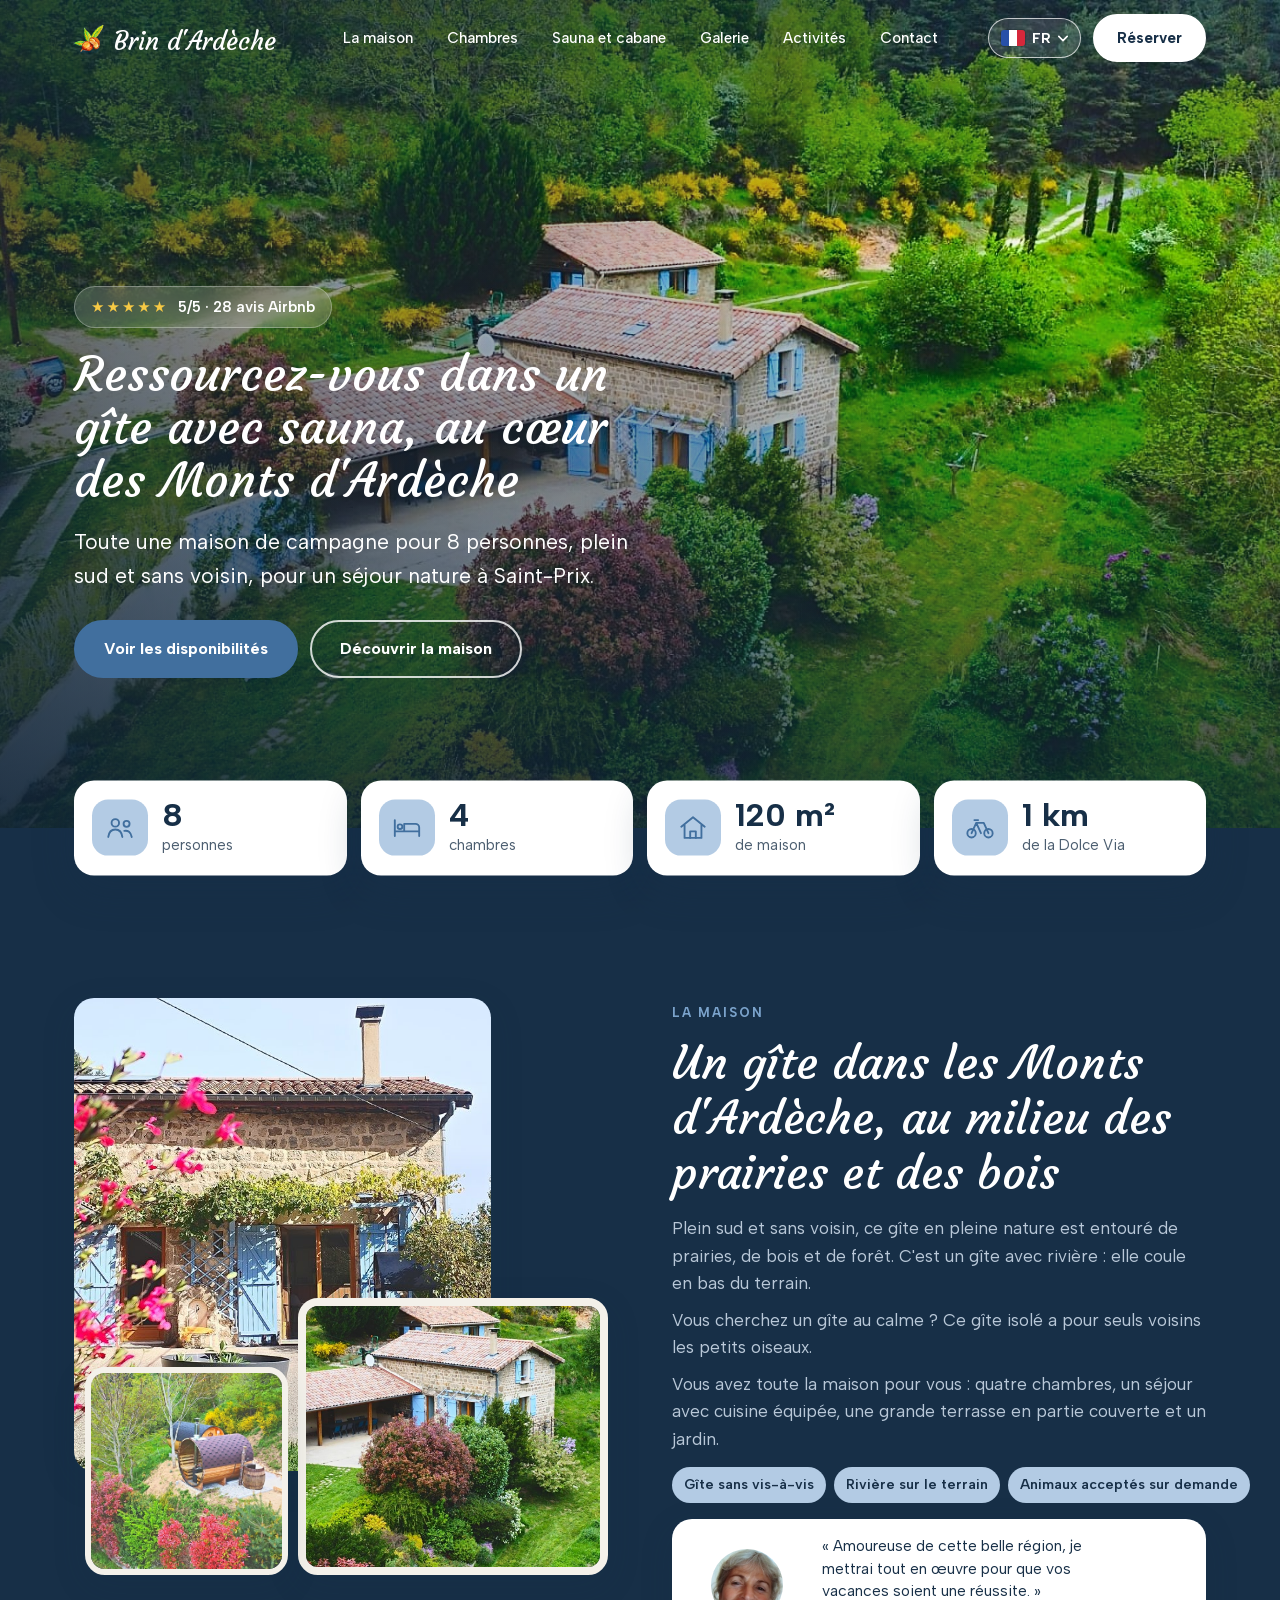
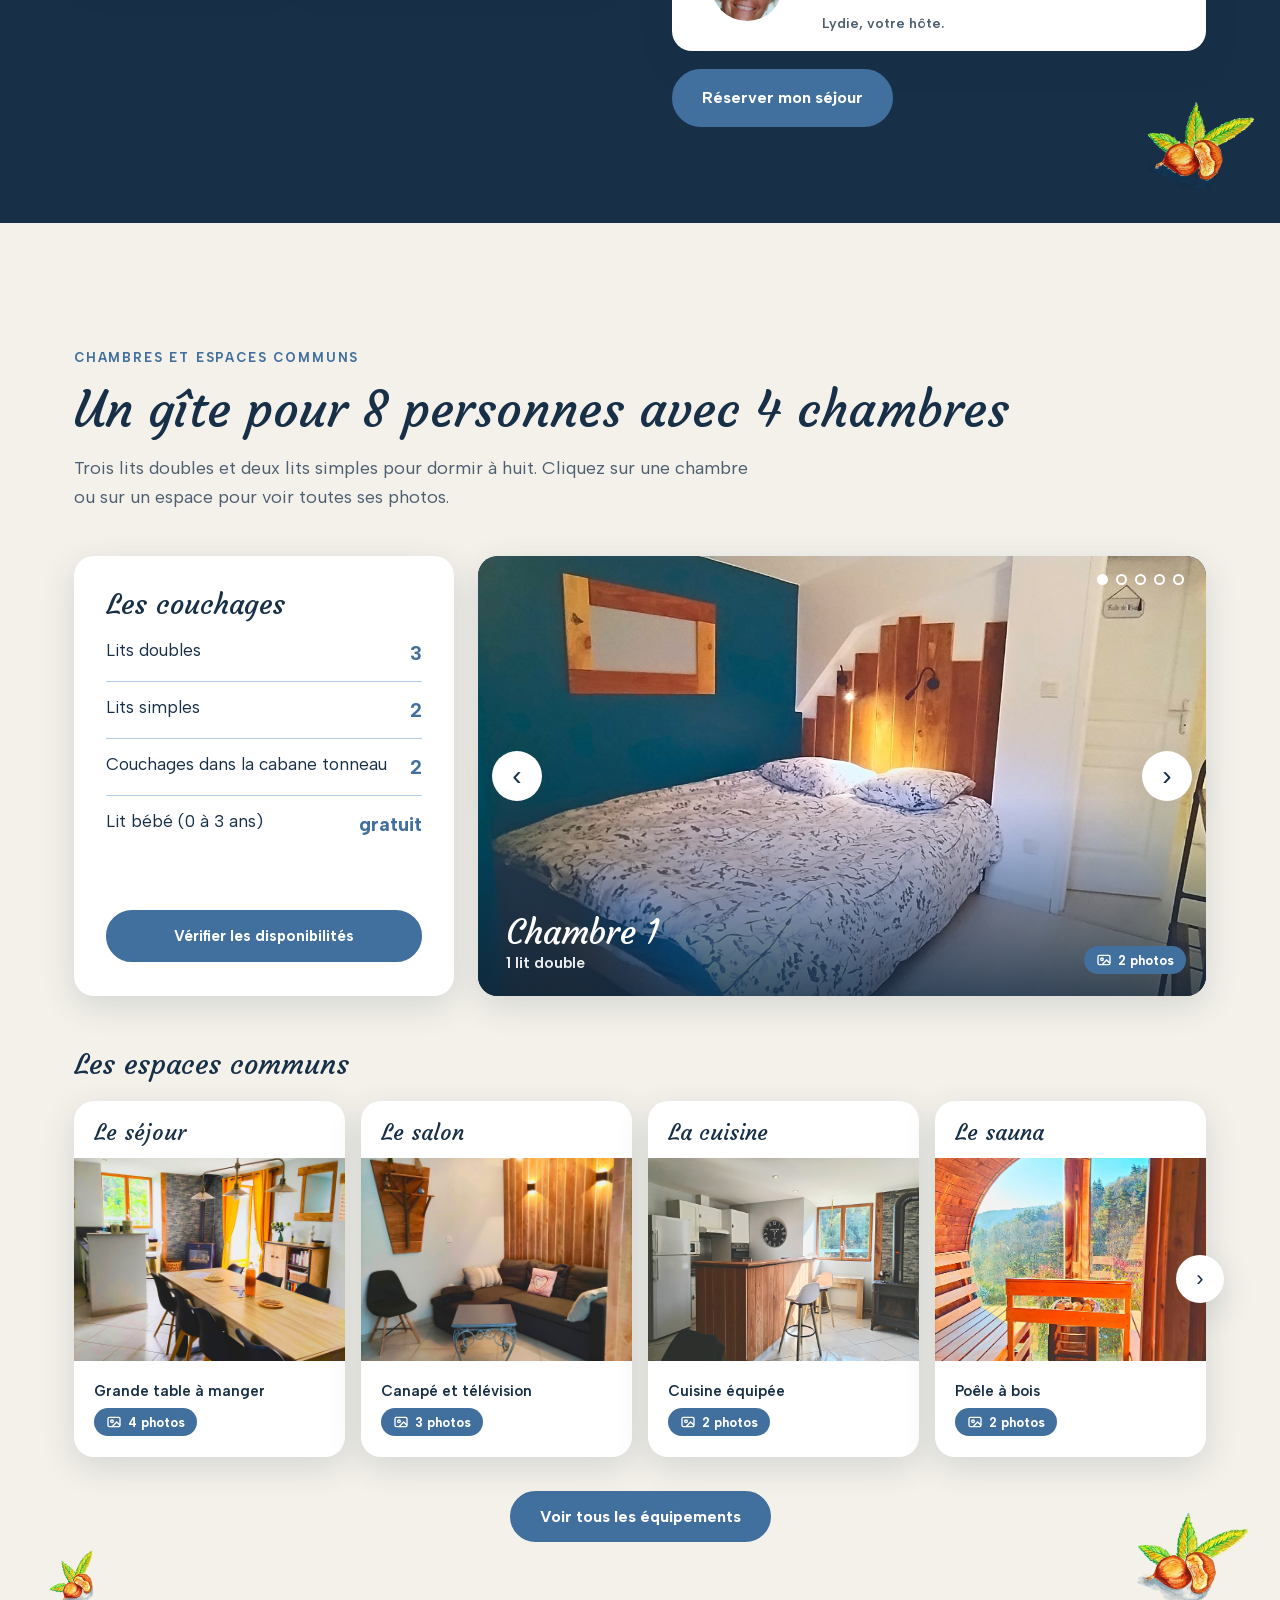
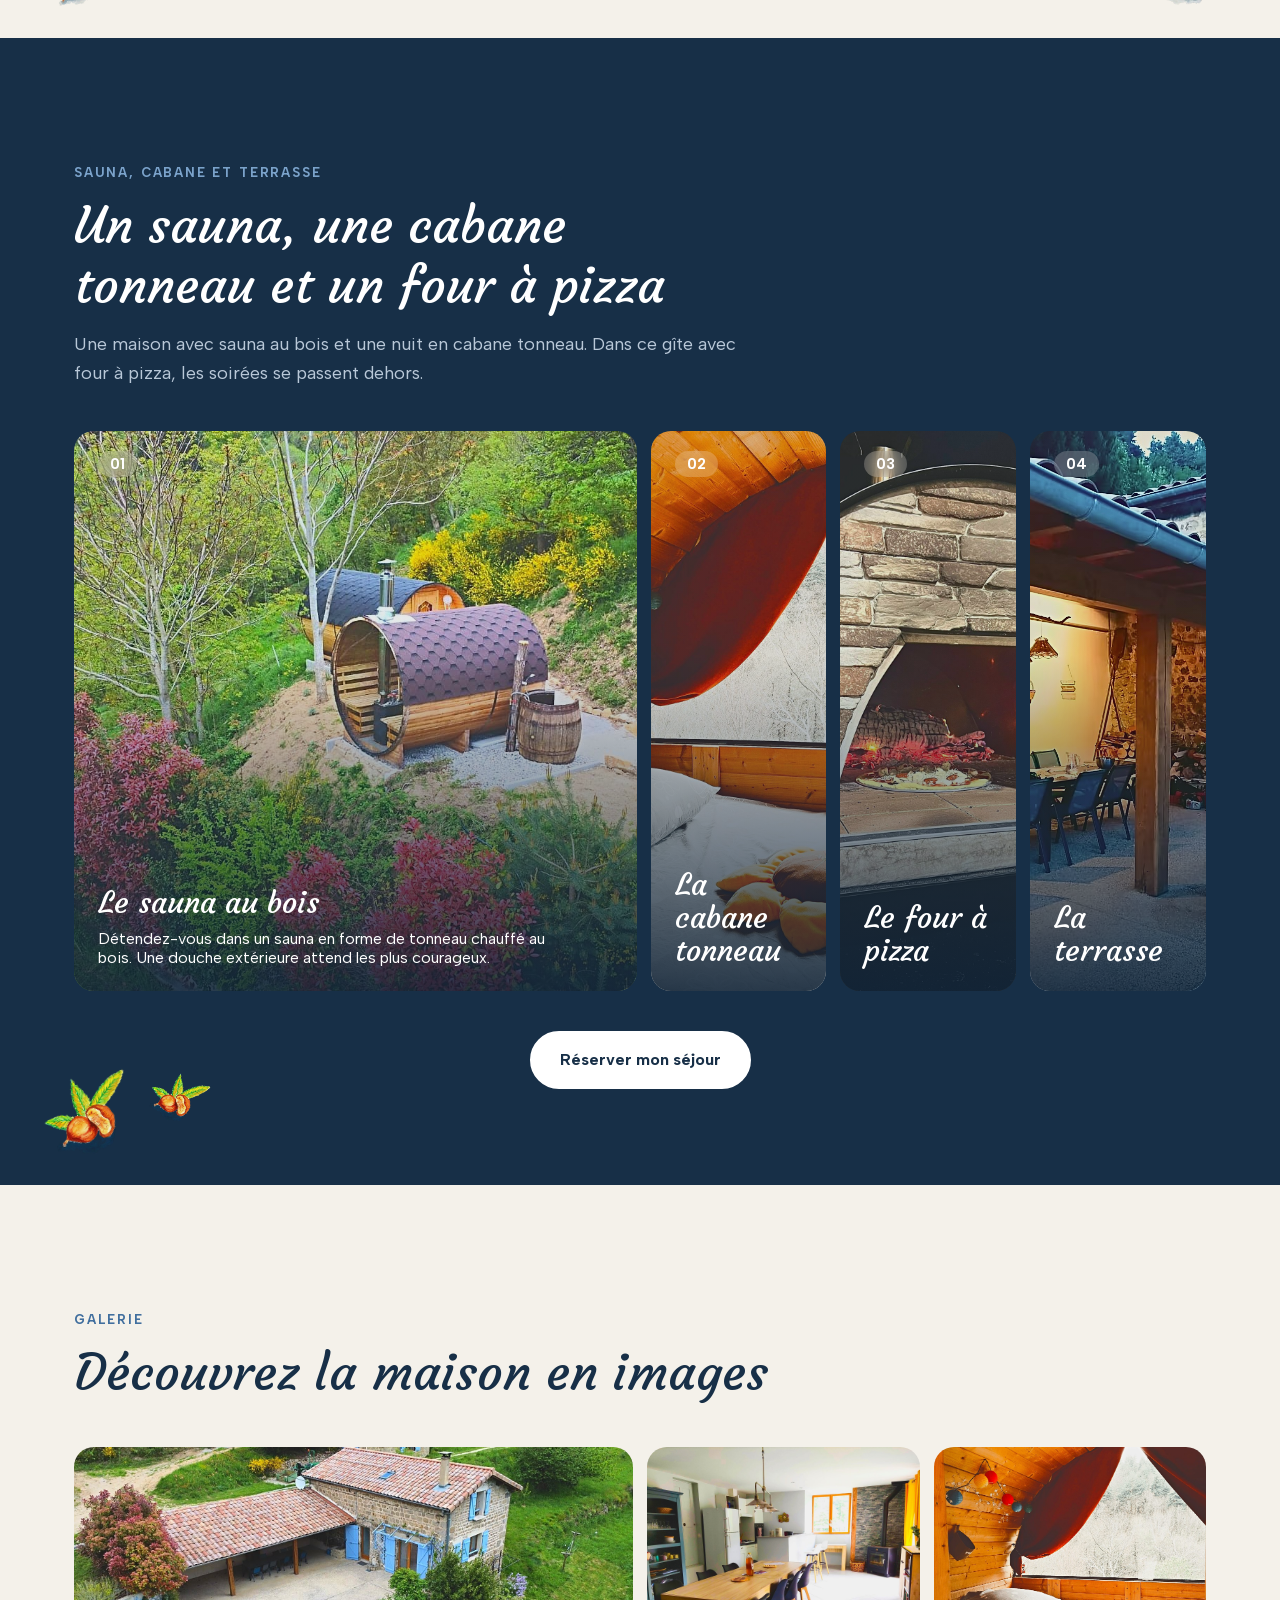
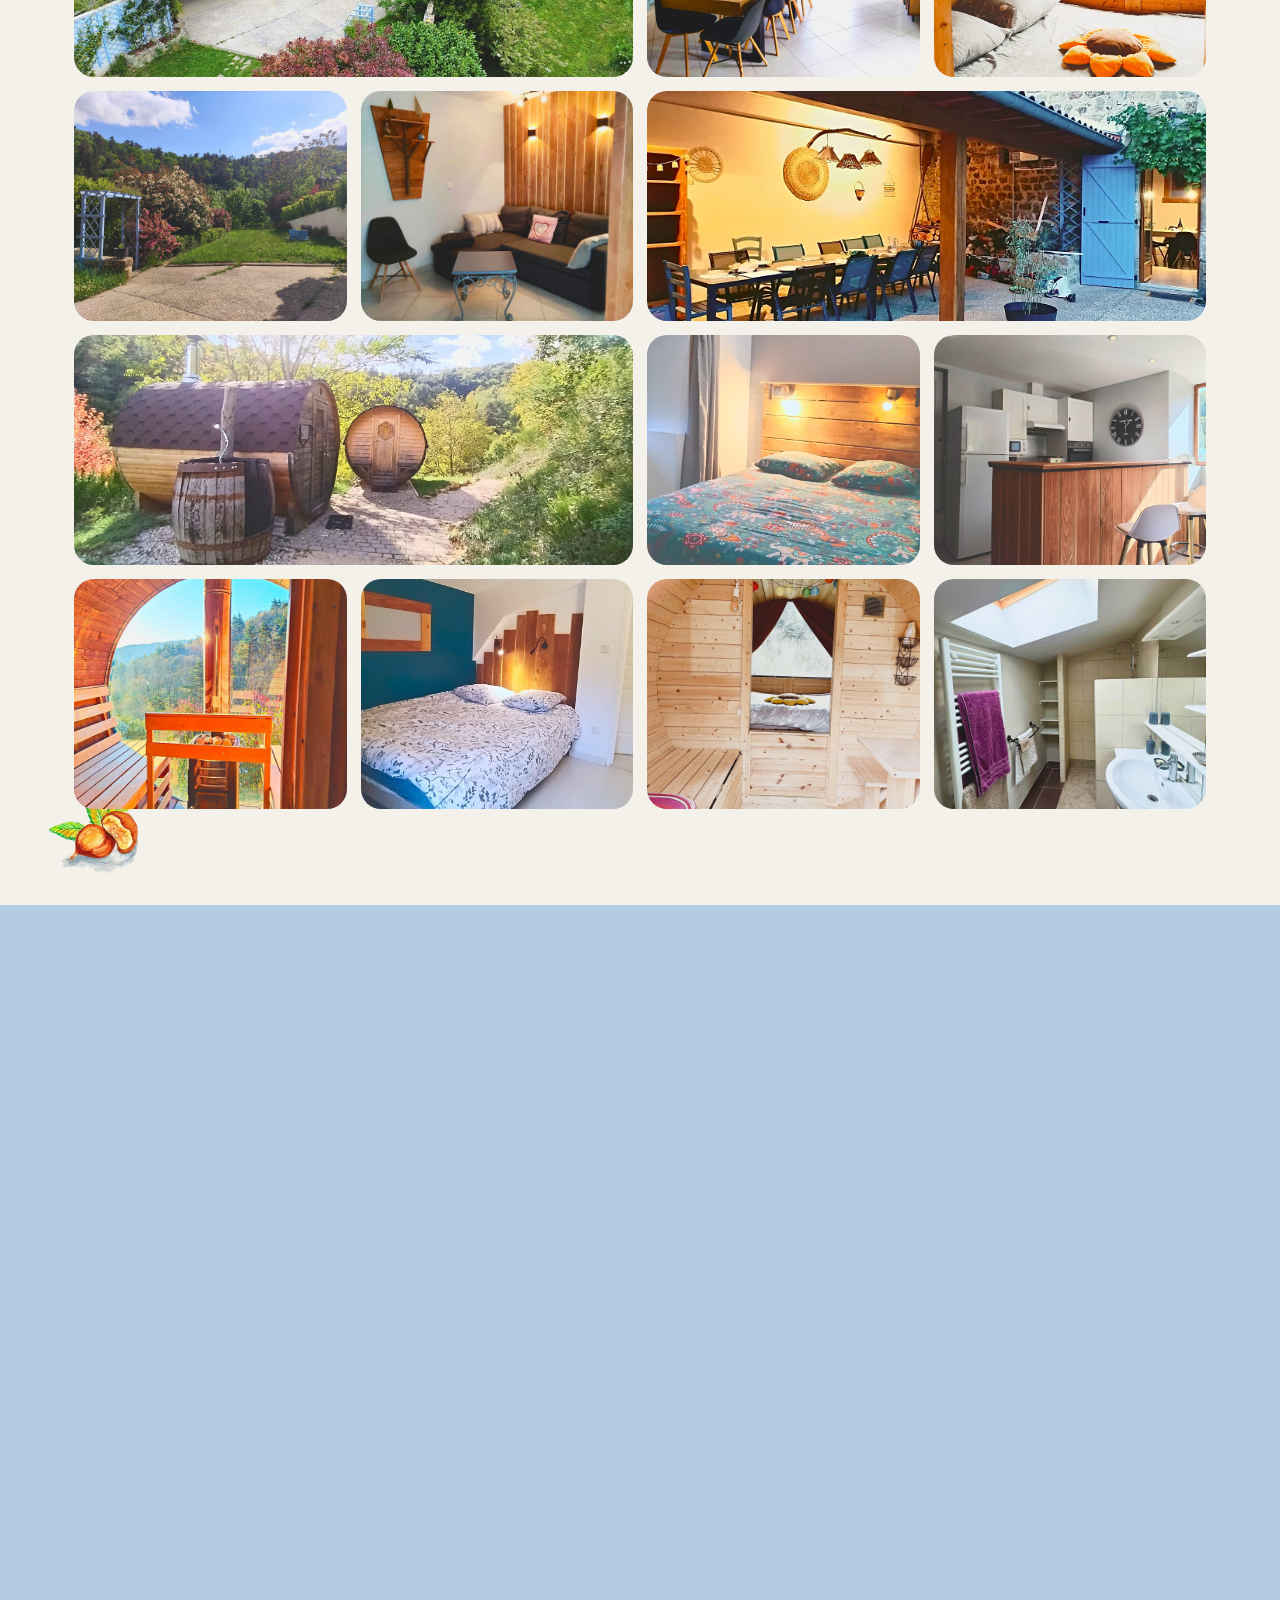
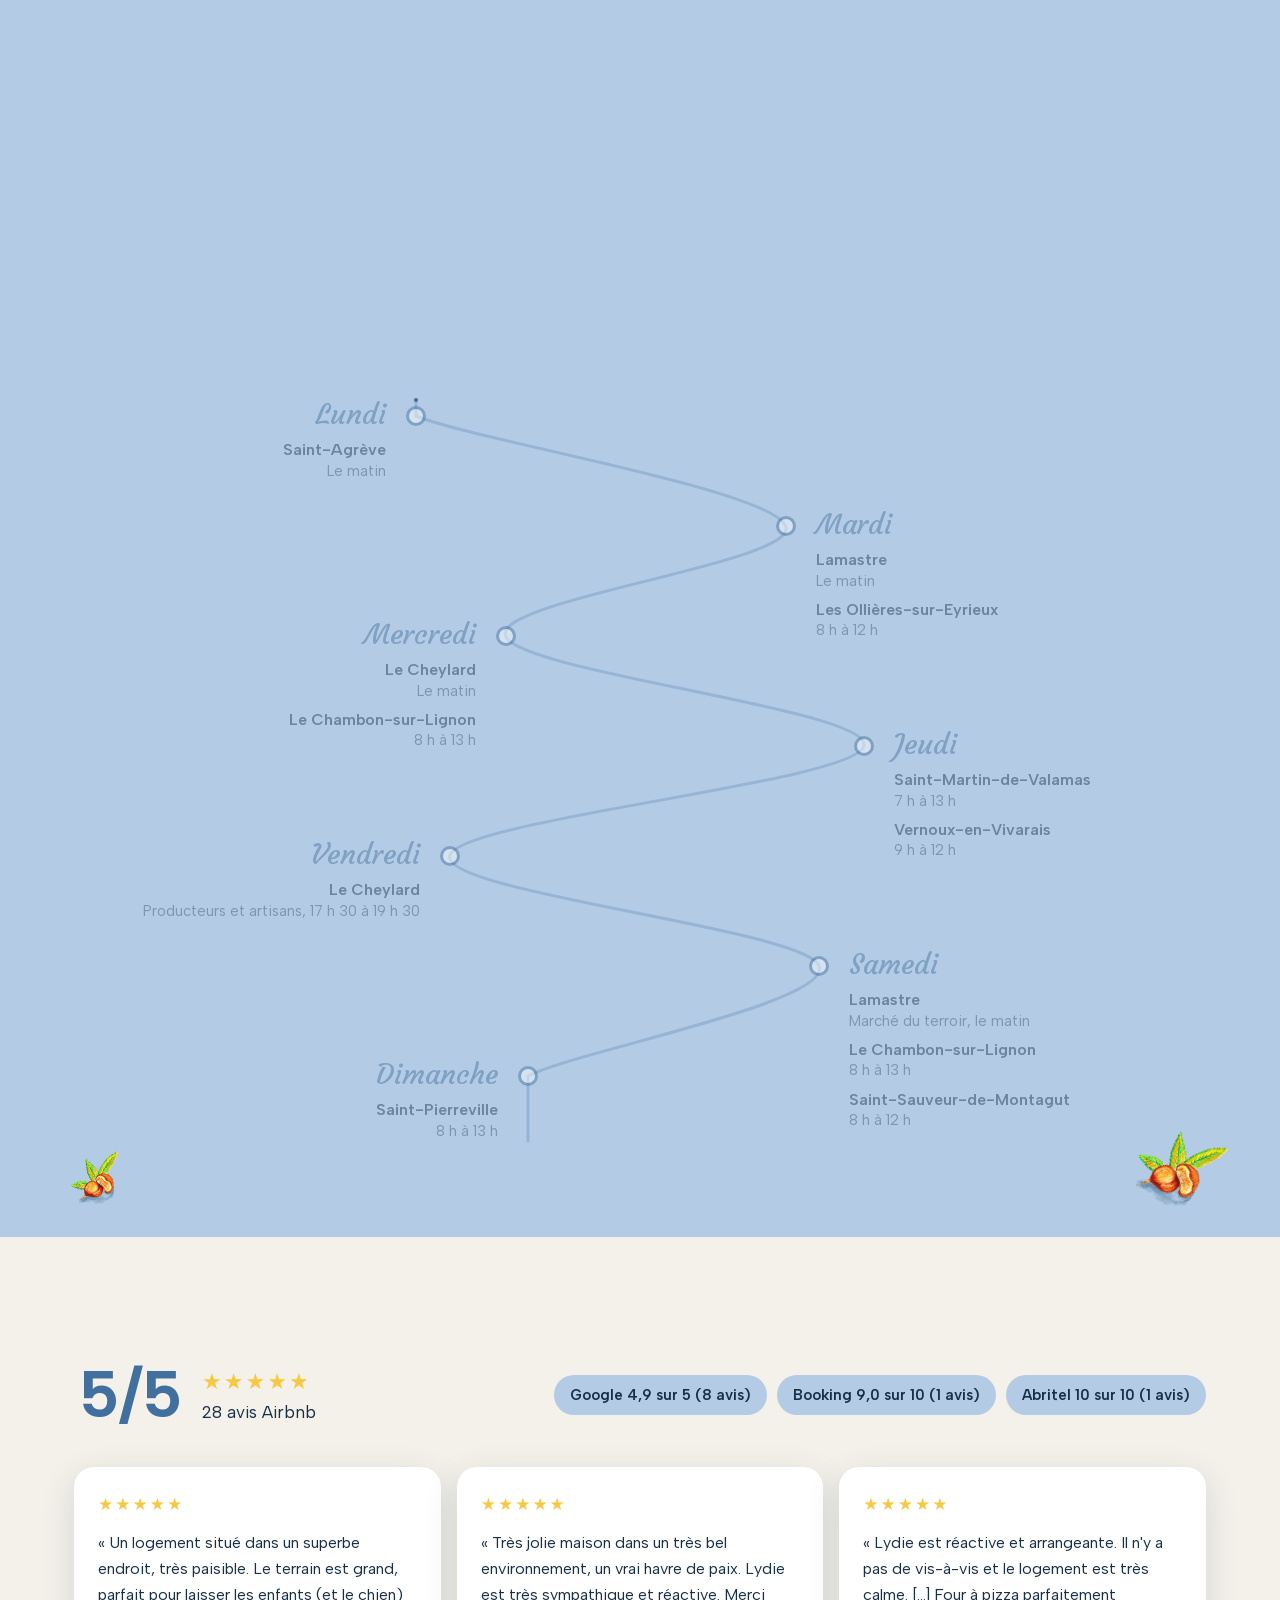
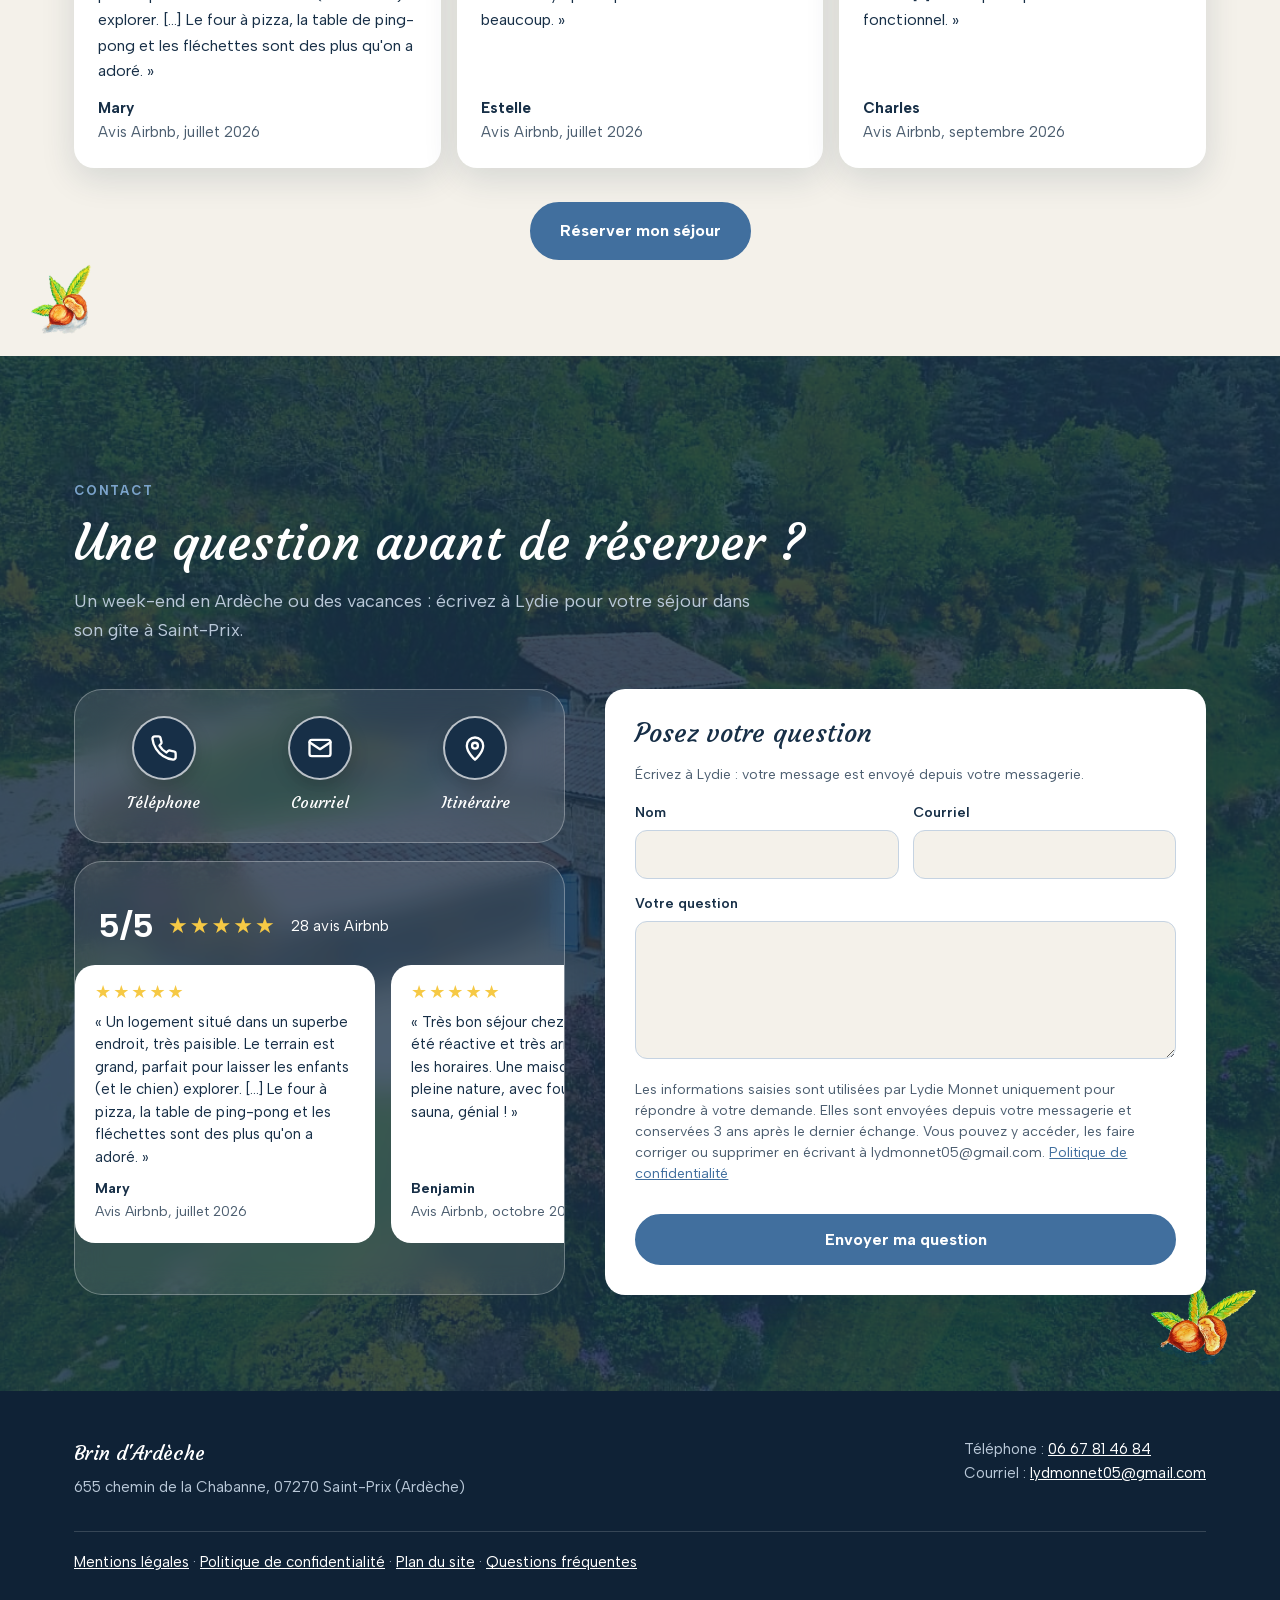
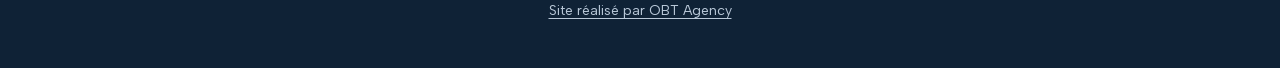
<file: index.html>
<!doctype html>
<html lang="fr">
<head>
<meta charset="utf-8">
<meta name="viewport" content="width=device-width,initial-scale=1,maximum-scale=1,user-scalable=no">
<title>Gîte avec sauna en Ardèche, 8 personnes | Brin d'Ardèche</title>
<meta name="description" content="Gîte avec sauna et cabane tonneau pour 8 personnes dans les Monts d'Ardèche. Rivière, four à pizza et Dolce Via à moins de 1 km.">
<link rel="preload" as="image" href="images/vue-loin.jpg" fetchpriority="high">
<link rel="preload" as="font" type="font/woff2" href="fonts/albert-sans-latin.woff2" crossorigin>
<link rel="preload" as="font" type="font/woff2" href="fonts/courgette-latin.woff2" crossorigin>
<style>
/* indispensable : la page d'ouverture ne s'affiche jamais sans sa mise en forme, même si la feuille de style est en cache */
.intro{display:none}
.intro-actif .intro{display:block;position:fixed;inset:0;z-index:300;overflow:hidden;background:#0F2236}
.intro-actif body{overflow:hidden}
.intro__fond{position:absolute;inset:0;background-size:cover}
.avis-pastille,.avis-carte,.avis__lien,.puce--lien{text-decoration:none}
</style>
<link rel="stylesheet" href="css/style.css?v=20261029c">
</head>
<body>
<script>if(!(window.matchMedia&&window.matchMedia('(prefers-reduced-motion: reduce)').matches))document.documentElement.classList.add('intro-actif')</script>
<div class="intro" id="intro" aria-hidden="true">
  <div class="intro__fond"><img src="images/vue-loin.jpg" alt="" width="1600" height="900" fetchpriority="high" decoding="async"></div>
  <div class="intro__voile"></div>
  <div class="intro__txt"><div class="intro__nom">Brin d'Ardèche</div></div>
</div>

<header class="entete" id="entete">
  <div class="entete__in">
    <a class="logo" href="#top" aria-label="Brin d'Ardèche, accueil">
      <img class="chat" src="images/chataigne.webp" alt="" width="390" height="346"><span>Brin d'Ardèche</span>
    </a>
    <nav aria-label="Menu principal">
      <ul class="menu" id="menu">
        <li><a href="#maison">La maison</a></li>
        <li><a href="#chambres">Chambres</a></li>
        <li><a href="#experiences">Sauna et cabane</a></li>
        <li><a href="#galerie">Galerie</a></li>
        <li><a href="#activites">Activités</a></li>
        <li><a href="#contact">Contact</a></li>
      </ul>
    </nav>
    <div class="entete__cta"><a class="btn" href="#contact">Réserver</a></div>
    <button class="burger" id="burger" aria-label="Ouvrir le menu" aria-expanded="false"><span></span><span></span></button>
  </div>
</header>

<section class="hero" id="top">
  <div class="hero__bg" aria-hidden="true">
    <div class="hero__fond est-actif" style="background-image:url(images/vue-loin.jpg);background-position:50% 50%"></div>
    <div class="hero__fond" style="background-image:url(images/hero-tonneaux.jpg)"></div>
    <div class="hero__fond" style="background-image:url(images/terrasse-soir.jpg);background-position:50% 55%"></div>
  </div>
  <div class="hero__corps">
    <a class="avis-pastille" href="https://www.airbnb.fr/rooms/1399787797074014827" target="_blank" rel="noopener" aria-label="Voir les 28 avis sur Airbnb"><span class="etoiles" aria-hidden="true">★★★★★</span> 5/5 · 28 avis Airbnb</a>
    <h1>Ressourcez-vous dans un gîte avec sauna, au cœur des Monts d'Ardèche</h1>
    <p class="hero__sous">Toute une maison de campagne pour 8 personnes, plein sud et sans voisin, pour un séjour nature à Saint-Prix.</p>
    <div class="hero__boutons">
      <a class="btn" href="#contact">Voir les disponibilités</a>
      <a class="btn btn--contour" href="#maison">Découvrir la maison</a>
    </div>
  </div>
  <div class="hero__points">
    <div class="points">
      <div class="point"><span class="point__ico"><svg viewBox="0 0 32 32" fill="none" stroke="currentColor" stroke-width="2" stroke-linecap="round" stroke-linejoin="round"><circle cx="11" cy="11" r="4"/><circle cx="23" cy="12" r="3.2"/><path d="M3.5 26c.6-5 3.6-8 7.5-8s6.9 3 7.5 8M20.5 19.5c4-.9 7 1.5 8 6.5"/></svg></span><div><b>8</b><span>personnes</span></div></div>
      <div class="point"><span class="point__ico"><svg viewBox="0 0 32 32" fill="none" stroke="currentColor" stroke-width="2" stroke-linecap="round" stroke-linejoin="round"><path d="M3 25V8M3 20h26v5M29 20v-4a4 4 0 0 0-4-4H13v8"/><circle cx="8.5" cy="15" r="2.5"/></svg></span><div><b>4</b><span>chambres</span></div></div>
      <div class="point"><span class="point__ico"><svg viewBox="0 0 32 32" fill="none" stroke="currentColor" stroke-width="2" stroke-linecap="round" stroke-linejoin="round"><path d="M3.5 15 16 5l12.5 10M7 13v14h18V13"/><path d="M13 27v-7h6v7"/></svg></span><div><b>120 m²</b><span>de maison</span></div></div>
      <div class="point"><span class="point__ico"><svg viewBox="0 0 32 32" fill="none" stroke="currentColor" stroke-width="2" stroke-linecap="round" stroke-linejoin="round"><circle cx="7" cy="22" r="4.5"/><circle cx="25" cy="22" r="4.5"/><path d="M7 22 12 11h8l5 11M12 11l5 11M10 8h4"/></svg></span><div><b>1 km</b><span>de la Dolce Via</span></div></div>
    </div>
  </div>
</section>

<section class="section section--haut fonce" id="maison">
  <div class="wrap maison">
    <div class="collage apparait">
      <img class="c1" src="images/facade-volets.jpg" alt="Façade en pierre de la maison, avec ses volets bleus" loading="lazy">
      <img class="c2" src="images/hero-maison.jpg" alt="Vue du ciel sur le gîte à Saint-Prix et son jardin" loading="lazy">
      <img class="c3" src="images/sauna-ext.jpg" alt="Le sauna au bois d'une maison avec sauna, en forme de tonneau" loading="lazy">
    </div>
    <div class="apparait">
      <span class="surtitre">La maison</span>
      <h2>Un gîte dans les Monts d'Ardèche, au milieu des prairies et des bois</h2>
      <p>Plein sud et sans voisin, ce gîte en pleine nature est entouré de prairies, de bois et de forêt. C'est un gîte avec rivière : elle coule en bas du terrain.</p>
      <p>Vous cherchez un gîte au calme ? Ce gîte isolé a pour seuls voisins les petits oiseaux.</p>
      <p>Vous avez toute la maison pour vous : quatre chambres, un séjour avec cuisine équipée, une grande terrasse en partie couverte et un jardin.</p>
      <div class="maison__bas">
      <div class="puces">
        <span class="puce">Gîte sans vis-à-vis</span>
        <span class="puce">Rivière sur le terrain</span>
        <span class="puce">Animaux acceptés sur demande</span>
      </div>
      <div class="hote">
        <img class="hote__photo" src="images/lydie.jpg" alt="Lydie, votre hôte" width="120" height="120" loading="lazy">
        <div>
          <p>« Amoureuse de cette belle région, je mettrai tout en œuvre pour que vos vacances soient une réussite. »</p>
          <small>Lydie, votre hôte.</small>
        </div>
      </div>
      </div>
      <a class="btn btn--marge" href="#contact">Réserver mon séjour</a>
    </div>
  </div>
</section>

<section class="section" id="chambres">
  <div class="wrap">
    <div class="section__tete apparait">
      <span class="surtitre">Chambres et espaces communs</span>
      <h2>Un gîte pour 8 personnes avec 4 chambres</h2>
      <p>Trois lits doubles et deux lits simples pour dormir à huit. Cliquez sur une chambre ou sur un espace pour voir toutes ses photos.</p>
    </div>
    <div class="chambres-bloc">
      <div class="couchages apparait">
        <h3>Les couchages</h3>
        <ul>
          <li><span>Lits doubles</span><b>3</b></li>
          <li><span>Lits simples</span><b>2</b></li>
          <li><span>Couchages dans la cabane tonneau</span><b>2</b></li>
          <li><span>Lit bébé (0 à 3 ans)</span><b>gratuit</b></li>
        </ul>
        <a class="btn btn--bloc" href="#contact">Vérifier les disponibilités</a>
      </div>
      <div class="chcar apparait" id="chcar">
        <div class="chcar__piste" id="chcar-piste">
        <button class="chcar__slide" data-album="ch1" aria-label="Voir les photos : Chambre 1"><img src="images/chb1-1.jpg" alt="Chambre 1, lit double et mur bleu canard" loading="lazy"><span class="chcar__legende"><span class="chcar__nom">Chambre 1</span><span class="chcar__sous">1 lit double</span></span><span class="voir"><svg viewBox="0 0 24 24" fill="none" stroke="currentColor" stroke-width="2"><rect x="3" y="5" width="18" height="14" rx="2"/><circle cx="9" cy="11" r="2"/><path d="m21 17-5-5-7 7"/></svg>2 photos</span></button>
        <button class="chcar__slide" data-album="ch2" aria-label="Voir les photos : Chambre 2"><img src="images/chb2-1.jpg" alt="Chambre 2, deux lits simples" loading="lazy"><span class="chcar__legende"><span class="chcar__nom">Chambre 2</span><span class="chcar__sous">2 lits simples</span></span><span class="voir"><svg viewBox="0 0 24 24" fill="none" stroke="currentColor" stroke-width="2"><rect x="3" y="5" width="18" height="14" rx="2"/><circle cx="9" cy="11" r="2"/><path d="m21 17-5-5-7 7"/></svg>5 photos</span></button>
        <button class="chcar__slide" data-album="ch3" aria-label="Voir les photos : Chambre 3"><img src="images/chb3-1.jpg" alt="Chambre 3, lit double et tête de lit en planches éclairée" loading="lazy"><span class="chcar__legende"><span class="chcar__nom">Chambre 3</span><span class="chcar__sous">1 lit double</span></span><span class="voir"><svg viewBox="0 0 24 24" fill="none" stroke="currentColor" stroke-width="2"><rect x="3" y="5" width="18" height="14" rx="2"/><circle cx="9" cy="11" r="2"/><path d="m21 17-5-5-7 7"/></svg>2 photos</span></button>
        <button class="chcar__slide" data-album="ch4" aria-label="Voir les photos : Chambre 4"><img src="images/chb4-1.jpg" alt="Chambre 4, lit double et tête de lit en bois clair" loading="lazy"><span class="chcar__legende"><span class="chcar__nom">Chambre 4</span><span class="chcar__sous">1 lit double</span></span><span class="voir"><svg viewBox="0 0 24 24" fill="none" stroke="currentColor" stroke-width="2"><rect x="3" y="5" width="18" height="14" rx="2"/><circle cx="9" cy="11" r="2"/><path d="m21 17-5-5-7 7"/></svg>5 photos</span></button>
        <button class="chcar__slide" data-album="cabane" aria-label="Voir les photos : La cabane tonneau"><img src="images/cab-1.jpg" alt="Intérieur de la cabane tonneau, lit double et fenêtre sur la nature" loading="lazy"><span class="chcar__legende"><span class="chcar__nom">La cabane tonneau</span><span class="chcar__sous">2 couchages</span></span><span class="chcar__mention">Osez l'expérience</span><span class="voir"><svg viewBox="0 0 24 24" fill="none" stroke="currentColor" stroke-width="2"><rect x="3" y="5" width="18" height="14" rx="2"/><circle cx="9" cy="11" r="2"/><path d="m21 17-5-5-7 7"/></svg>4 photos</span></button>
        </div>
        <button class="chcar__fl chcar__fl--g" id="chcar-g" aria-label="Chambre précédente">‹</button>
        <button class="chcar__fl chcar__fl--d" id="chcar-d" aria-label="Chambre suivante">›</button>
        <div class="chcar__points" id="chcar-points"></div>
      </div>
    </div>

    <h3 class="sous-titre apparait">Les espaces communs</h3>
    <div class="cases-fen">
    <div class="cases cases--4" id="cases-communs">
      <button class="case apparait" data-album="sejour"><span class="case__titre">Le séjour</span><img src="images/sejour.jpg" alt="Séjour avec grande table à manger" loading="lazy"><span class="case__pied"><b>Grande table à manger</b><span class="voir"><svg viewBox="0 0 24 24" fill="none" stroke="currentColor" stroke-width="2"><rect x="3" y="5" width="18" height="14" rx="2"/><circle cx="9" cy="11" r="2"/><path d="m21 17-5-5-7 7"/></svg>4 photos</span></span></button>
      <button class="case apparait" data-album="salon"><span class="case__titre">Le salon</span><img src="images/salon.jpg" alt="Salon avec canapé et mur en bois" loading="lazy"><span class="case__pied"><b>Canapé et télévision</b><span class="voir"><svg viewBox="0 0 24 24" fill="none" stroke="currentColor" stroke-width="2"><rect x="3" y="5" width="18" height="14" rx="2"/><circle cx="9" cy="11" r="2"/><path d="m21 17-5-5-7 7"/></svg>3 photos</span></span></button>
      <button class="case apparait" data-album="cuisine"><span class="case__titre">La cuisine</span><img src="images/cuisine.jpg" alt="Cuisine équipée" loading="lazy"><span class="case__pied"><b>Cuisine équipée</b><span class="voir"><svg viewBox="0 0 24 24" fill="none" stroke="currentColor" stroke-width="2"><rect x="3" y="5" width="18" height="14" rx="2"/><circle cx="9" cy="11" r="2"/><path d="m21 17-5-5-7 7"/></svg>2 photos</span></span></button>
      <button class="case apparait" data-album="sauna"><span class="case__titre">Le sauna</span><img src="images/sauna-interieur.jpg" alt="Intérieur du sauna, poêle à bois et baie vitrée sur la forêt" loading="lazy"><span class="case__pied"><b>Poêle à bois</b><span class="voir"><svg viewBox="0 0 24 24" fill="none" stroke="currentColor" stroke-width="2"><rect x="3" y="5" width="18" height="14" rx="2"/><circle cx="9" cy="11" r="2"/><path d="m21 17-5-5-7 7"/></svg>2 photos</span></span></button>
      <button class="case apparait" data-album="cabane"><span class="case__titre">La cabane</span><img src="images/cab-1.jpg" alt="Intérieur de la cabane tonneau, lit double et fenêtre sur la nature" loading="lazy"><span class="case__pied"><b>Lit double et fenêtre sur la nature</b><span class="voir"><svg viewBox="0 0 24 24" fill="none" stroke="currentColor" stroke-width="2"><rect x="3" y="5" width="18" height="14" rx="2"/><circle cx="9" cy="11" r="2"/><path d="m21 17-5-5-7 7"/></svg>2 photos</span></span></button>
      <button class="case apparait" data-album="sdb"><span class="case__titre">La salle de bain</span><img src="images/sdb.jpg" alt="Salle de bain avec fenêtre de toit" loading="lazy"><span class="case__pied"><b>Douche et 2 WC</b><span class="voir"><svg viewBox="0 0 24 24" fill="none" stroke="currentColor" stroke-width="2"><rect x="3" y="5" width="18" height="14" rx="2"/><circle cx="9" cy="11" r="2"/><path d="m21 17-5-5-7 7"/></svg>2 photos</span></span></button>
    </div>
    <button class="fleche fleche--g cases-fl" id="cases-g" aria-label="Voir les espaces précédents" hidden>‹</button>
    <button class="fleche fleche--d cases-fl" id="cases-d" aria-label="Voir les espaces suivants">›</button>
    </div>
    <div class="centre apparait" style="margin-top:34px"><button class="btn" id="equip-ouvrir" type="button" aria-haspopup="dialog">Voir tous les équipements</button></div>
  </div>
</section>

<section class="section fonce" id="experiences">
  <div class="wrap">
    <div class="section__tete apparait">
      <span class="surtitre">Sauna, cabane et terrasse</span>
      <h2>Un sauna, une cabane tonneau et un four à pizza</h2>
      <p>Une maison avec sauna au bois et une nuit en cabane tonneau. Dans ce gîte avec four à pizza, les soirées se passent dehors.</p>
    </div>
    <div class="panneaux apparait" id="panneaux">
      <button class="panneau est-ouvert" style="background-image:url(images/sauna-ext.jpg)"><span class="panneau__num">01</span><span class="panneau__txt"><h3>Le sauna au bois</h3><p>Détendez-vous dans un sauna en forme de tonneau chauffé au bois. Une douche extérieure attend les plus courageux.</p></span></button>
      <button class="panneau" style="background-image:url(images/cabane-int.jpg)"><span class="panneau__num">02</span><span class="panneau__txt"><h3>La cabane tonneau</h3><p>Dormez dans une cabane en forme de tonneau : 2 couchages pour une nuit insolite à l'extérieur.</p></span></button>
      <button class="panneau" style="background-image:url(images/four-pizza.jpg)"><span class="panneau__num">03</span><span class="panneau__txt"><h3>Le four à pizza</h3><p>Préparez vos pizzas dans le four à bois installé sous l'appentis, pour des soirées conviviales.</p></span></button>
      <button class="panneau" style="background-image:url(images/terrasse-soir.jpg)"><span class="panneau__num">04</span><span class="panneau__txt"><h3>La terrasse</h3><p>Profitez de la terrasse plein sud et en partie couverte : patio, plancha, barbecue, grande table et table de ping-pong.</p></span></button>
    </div>
    <div class="centre apparait"><a class="btn btn--clair" href="#contact">Réserver mon séjour</a></div>
  </div>
</section>

<section class="section" id="galerie">
  <div class="wrap">
    <div class="section__tete apparait">
      <span class="surtitre">Galerie</span>
      <h2>Découvrez la maison en images</h2>
    </div>
    <div class="galerie apparait galerie--replie" id="galerie-grille">
      <button class="g-large" data-album="galerie" data-i="0"><img src="images/tonneaux-haut.jpg" alt="Vue du ciel sur la maison de pierre et sa terrasse" loading="lazy"></button>
      <button data-album="galerie" data-i="1"><img src="images/sejour-large.jpg" alt="Le séjour et la cuisine" loading="lazy"></button>
      <button data-album="galerie" data-i="2"><img src="images/cabane-int.jpg" alt="L'intérieur de la cabane tonneau" loading="lazy"></button>
      <button data-album="galerie" data-i="3"><img src="images/jardin.jpg" alt="Le jardin fleuri avec sa pergola bleue" loading="lazy"></button>
      <button data-album="galerie" data-i="4"><img src="images/salon.jpg" alt="Le salon avec canapé et mur en bois" loading="lazy"></button>
      <button class="g-large" data-album="galerie" data-i="5"><img src="images/terrasse-soir.jpg" alt="La terrasse couverte le soir, avec sa grande table" loading="lazy"></button>
      <button class="g-large" data-album="galerie" data-i="6"><img src="images/galerie-cabanes.jpg" alt="Le sauna et la cabane tonneau dans leur clairière" loading="lazy"></button>
      <button data-album="galerie" data-i="7"><img src="images/chb3-1.jpg" alt="Une chambre avec lit double" loading="lazy"></button>
      <button data-album="galerie" data-i="8"><img src="images/cuisine-bar.jpg" alt="La cuisine avec son bar" loading="lazy"></button>
      <button data-album="galerie" data-i="9"><img src="images/sauna-interieur.jpg" alt="Le sauna vu de l'intérieur, avec son poêle à bois" loading="lazy"></button>
      <button data-album="galerie" data-i="10"><img src="images/chb1-1.jpg" alt="Chambre 1, lit double et mur bleu canard" loading="lazy"></button>
      <button data-album="galerie" data-i="11"><img src="images/cabane-lampions.jpg" alt="Intérieur de la cabane tonneau, lit et lampions colorés" loading="lazy"></button>
      <button data-album="galerie" data-i="12"><img src="images/sdb.jpg" alt="Salle de bain avec fenêtre de toit" loading="lazy"></button>
    </div>
    <div class="galerie__plus centre"><button class="btn" id="galerie-plus" type="button" aria-expanded="false"><span class="g-plus">Voir plus</span><span class="g-moins" hidden>Voir moins</span><svg viewBox="0 0 24 24" width="18" height="18" aria-hidden="true"><path d="M5 9l7 7 7-7" fill="none" stroke="currentColor" stroke-width="2.6" stroke-linecap="round" stroke-linejoin="round"/></svg></button></div>
  </div>
</section>

<section class="section ciel" id="activites">
  <div class="wrap">
    <div class="section__tete apparait">
      <span class="surtitre">Activités</span>
      <h2>Un gîte près de Lamastre et de la Dolce Via</h2>
      <p>La maison est à 8 km de Lamastre et à 10 km du Cheylard : un gîte près du Cheylard et un gîte près de la Dolce Via, à moins de 1 km. Voici quatre idées de sorties autour de Lamastre.</p>
    </div>
    <div class="car-fen" id="act-car">
    <div class="activites" id="act-piste">
      <article class="activite apparait" style="background-image:url(images/act-dolce.jpg)"><span class="activite__dist">Moins de 1 km</span><div><h3>La Dolce Via</h3><small class="credit">Photo : <a href="https://commons.wikimedia.org/wiki/File:Pont_dolce_via.jpg" target="_blank" rel="noopener">Robert Ferréol, CC BY-SA 4.0</a></small><p>Roulez à vélo ou promenez-vous sur une voie douce aménagée et sécurisée. Le tronçon du Cheylard à Lamastre mesure près de 20 km.</p></div></article>
      <article class="activite apparait" style="background-image:url(images/act-mastrou.jpg)"><span class="activite__dist">Départ à Lamastre</span><div><h3>Le Mastrou, train à vapeur</h3><small class="credit">Photo : <a href="https://commons.wikimedia.org/wiki/File:Trains_du_Vivarais_dit_Le_Mastrou_03.jpg" target="_blank" rel="noopener">trams aux fils, CC BY 2.0</a></small><p>Voyagez en train à vapeur sur 28 km, de Lamastre à Tournon-sur-Rhône, par les gorges du Doux. Le trajet passe par des ponts, des viaducs et des tunnels.</p></div></article>
      <article class="activite apparait" style="background-image:url(images/act-gorges.jpg)"><span class="activite__dist">À 40 min en voiture</span><div><h3>Les gorges du Doux</h3><small class="credit">Photo : <a href="https://commons.wikimedia.org/wiki/File:Gorges_du_Doux,_Ardèche.jpg" target="_blank" rel="noopener">Celeda, CC BY-SA 4.0</a></small><p>Un cadre sauvage pour le vélorail. La région propose aussi de la baignade et des sports d'eau vive.</p></div></article>
      <article class="activite apparait" style="background-image:url(images/act-rando.jpg)"><span class="activite__dist">Pays de Lamastre</span><div><h3>Randonnées et nature</h3><small class="credit">Photo fournie par Lydie</small><p>Des randonnées dans les Monts d'Ardèche : 22 parcours à pied et 3 circuits d'orientation gratuits à faire en famille.</p></div></article>
    </div>
    <button class="car-fl car-fl--g" type="button" aria-label="Activité précédente">‹</button><button class="car-fl car-fl--d" type="button" aria-label="Activité suivante">›</button>
    </div>
    <div class="centre apparait"><a class="btn" href="https://www.pays-lamastre-tourisme.com/fr/profiter/" target="_blank" rel="noopener" aria-label="En savoir plus sur les activités, sur le site de l'office de tourisme">En savoir plus</a></div>
    <div class="marches">
      <h3 class="marches__titre apparait">Les marchés de la semaine</h3>
      <div class="marches__chemin" id="marches-chemin">
        <svg class="marches__trait" aria-hidden="true"><path class="marches__fond"/><path class="marches__avance"/></svg>
        <ul class="marches__liste">
          <li><i class="marches__pt"></i><b>Lundi</b><div><p><span>Saint-Agrève</span><small>Le matin</small></p></div></li>
          <li><i class="marches__pt"></i><b>Mardi</b><div><p><span>Lamastre</span><small>Le matin</small></p><p><span>Les Ollières-sur-Eyrieux</span><small>8 h à 12 h</small></p></div></li>
          <li><i class="marches__pt"></i><b>Mercredi</b><div><p><span>Le Cheylard</span><small>Le matin</small></p><p><span>Le Chambon-sur-Lignon</span><small>8 h à 13 h</small></p></div></li>
          <li><i class="marches__pt"></i><b>Jeudi</b><div><p><span>Saint-Martin-de-Valamas</span><small>7 h à 13 h</small></p><p><span>Vernoux-en-Vivarais</span><small>9 h à 12 h</small></p></div></li>
          <li><i class="marches__pt"></i><b>Vendredi</b><div><p><span>Le Cheylard</span><small>Producteurs et artisans, 17 h 30 à 19 h 30</small></p></div></li>
          <li><i class="marches__pt"></i><b>Samedi</b><div><p><span>Lamastre</span><small>Marché du terroir, le matin</small></p><p><span>Le Chambon-sur-Lignon</span><small>8 h à 13 h</small></p><p><span>Saint-Sauveur-de-Montagut</span><small>8 h à 12 h</small></p></div></li>
          <li><i class="marches__pt"></i><b>Dimanche</b><div><p><span>Saint-Pierreville</span><small>8 h à 13 h</small></p></div></li>
        </ul>
      </div>
    </div>
  </div>
</section>

<section class="section" id="avis">
  <div class="wrap">
    <div class="avis__tete apparait">
      <a class="avis__lien" href="https://www.airbnb.fr/rooms/1399787797074014827" target="_blank" rel="noopener" aria-label="Voir les 28 avis sur Airbnb">
        <div class="avis__note">5/5</div>
        <div>
          <div class="etoiles" style="font-size:22px" aria-hidden="true">★★★★★</div>
          <div>28 avis Airbnb</div>
        </div>
      </a>
      <div class="avis__plateformes">
        <a class="puce puce--lien" href="https://www.google.com/maps?cid=9082785545654078505" target="_blank" rel="noopener">Google 4,9 sur 5 (8 avis)</a>
        <a class="puce puce--lien" href="https://www.booking.com/hotel/fr/brin-d-ardeche-saint-prix.fr.html" target="_blank" rel="noopener">Booking 9,0 sur 10 (1 avis)</a>
        <a class="puce puce--lien" href="https://www.abritel.fr/location-vacances/p2579397" target="_blank" rel="noopener">Abritel 10 sur 10 (1 avis)</a>
      </div>
    </div>
    <div class="car-fen" id="avis-car">
    <div class="avis__grille" id="avis-piste">
      <a class="avis-carte apparait" href="https://www.airbnb.fr/rooms/1399787797074014827" target="_blank" rel="noopener" aria-label="Voir cet avis sur Airbnb"><span class="etoiles" role="img" aria-label="5 étoiles sur 5">★★★★★</span><p>« Un logement situé dans un superbe endroit, très paisible. Le terrain est grand, parfait pour laisser les enfants (et le chien) explorer. […] Le four à pizza, la table de ping-pong et les fléchettes sont des plus qu'on a adoré. »</p><footer>Mary<span>Avis Airbnb, juillet 2026</span></footer></a>
      <a class="avis-carte apparait" href="https://www.airbnb.fr/rooms/1399787797074014827" target="_blank" rel="noopener" aria-label="Voir cet avis sur Airbnb"><span class="etoiles" role="img" aria-label="5 étoiles sur 5">★★★★★</span><p>« Très jolie maison dans un très bel environnement, un vrai havre de paix. Lydie est très sympathique et réactive. Merci beaucoup. »</p><footer>Estelle<span>Avis Airbnb, juillet 2026</span></footer></a>
      <a class="avis-carte apparait" href="https://www.airbnb.fr/rooms/1399787797074014827" target="_blank" rel="noopener" aria-label="Voir cet avis sur Airbnb"><span class="etoiles" role="img" aria-label="5 étoiles sur 5">★★★★★</span><p>« Lydie est réactive et arrangeante. Il n'y a pas de vis-à-vis et le logement est très calme. […] Four à pizza parfaitement fonctionnel. »</p><footer>Charles<span>Avis Airbnb, septembre 2026</span></footer></a>
    </div>
    <button class="car-fl car-fl--g" type="button" aria-label="Avis précédent">‹</button><button class="car-fl car-fl--d" type="button" aria-label="Avis suivant">›</button>
    </div>
    <div class="centre apparait" style="margin-top:34px"><a class="btn" href="#contact">Réserver mon séjour</a></div>
  </div>
</section>

<section class="section contact fonce" id="contact">
  <div class="contact__fond" style="background-image:url(images/vue-loin.jpg)"></div>
  <div class="wrap">
    <div class="section__tete apparait">
      <span class="surtitre">Contact</span>
      <h2>Une question avant de réserver ?</h2>
      <p>Un week-end en Ardèche ou des vacances : écrivez à Lydie pour votre séjour dans son gîte à Saint-Prix.</p>
    </div>
    <div class="contact__grille">
      <div class="contact__gauche apparait">
        <div class="infos">
        <a class="info" href="tel:+33667814684" aria-label="Appeler au 06 67 81 46 84" title="Appeler au 06 67 81 46 84"><span class="info__ico"><svg viewBox="0 0 24 24" fill="none" stroke="currentColor" stroke-width="2" stroke-linecap="round" stroke-linejoin="round"><path d="M22 16.9v3a2 2 0 0 1-2.2 2 19.8 19.8 0 0 1-8.6-3.1 19.5 19.5 0 0 1-6-6A19.8 19.8 0 0 1 2.100 4.200 2 2 0 0 1 4.100 2h3a2 2 0 0 1 2 1.700c.1 1 .4 1.900.7 2.800a2 2 0 0 1-.5 2.100L8.100 9.900a16 16 0 0 0 6 6l1.300-1.300a2 2 0 0 1 2.100-.4c.9.3 1.800.6 2.800.7a2 2 0 0 1 1.700 2z"/></svg></span><b>Téléphone</b></a>
        <a class="info" href="mailto:lydmonnet05@gmail.com" aria-label="Écrire à lydmonnet05@gmail.com" title="Écrire à lydmonnet05@gmail.com"><span class="info__ico"><svg viewBox="0 0 24 24" fill="none" stroke="currentColor" stroke-width="2" stroke-linecap="round" stroke-linejoin="round"><rect x="3" y="5" width="18" height="14" rx="2"/><path d="m3 7 9 6 9-6"/></svg></span><b>Courriel</b></a>
        <a class="info" href="https://www.google.com/maps/dir/?api=1&amp;destination=655+Chemin+de+la+Chabanne+07270+Saint-Prix" target="_blank" rel="noopener" aria-label="Itinéraire jusqu'à Brin d'Ardèche" title="Itinéraire jusqu'à Brin d'Ardèche"><span class="info__ico"><svg viewBox="0 0 24 24" fill="none" stroke="currentColor" stroke-width="2" stroke-linecap="round" stroke-linejoin="round"><path d="M12 22s7-6.200 7-12a7 7 0 0 0-14 0c0 5.800 7 12 7 12z"/><circle cx="12" cy="10" r="2.500"/></svg></span><b>Itinéraire</b></a>
      </div>
        <div class="avis-defile" aria-label="Avis des voyageurs"><a class="avis-defile__tete" href="https://www.airbnb.fr/rooms/1399787797074014827" target="_blank" rel="noopener" aria-label="5/5, 28 avis Airbnb"><b>5/5</b><span class="avis-defile__etoiles" aria-hidden="true">★★★★★</span><span>28 avis Airbnb</span></a><div class="avis-defile__piste"><a class="avis-defile__carte" href="https://www.airbnb.fr/rooms/1399787797074014827" target="_blank" rel="noopener" aria-label="Voir cet avis sur Airbnb"><span class="avis-defile__etoiles" role="img" aria-label="5 étoiles sur 5">★★★★★</span><p>« Un logement situé dans un superbe endroit, très paisible. Le terrain est grand, parfait pour laisser les enfants (et le chien) explorer. […] Le four à pizza, la table de ping-pong et les fléchettes sont des plus qu'on a adoré. »</p><footer>Mary<span>Avis Airbnb, juillet 2026</span></footer></a><a class="avis-defile__carte" href="https://www.airbnb.fr/rooms/1399787797074014827" target="_blank" rel="noopener" aria-label="Voir cet avis sur Airbnb"><span class="avis-defile__etoiles" role="img" aria-label="5 étoiles sur 5">★★★★★</span><p>« Très bon séjour chez Lydie, qui a été réactive et très arrangeante pour les horaires. Une maison au calme en pleine nature, avec four à pizzas et sauna, génial ! »</p><footer>Benjamin<span>Avis Airbnb, octobre 2026</span></footer></a><a class="avis-defile__carte" href="https://www.airbnb.fr/rooms/1399787797074014827" target="_blank" rel="noopener" aria-label="Voir cet avis sur Airbnb"><span class="avis-defile__etoiles" role="img" aria-label="5 étoiles sur 5">★★★★★</span><p>« Très jolie maison dans un très bel environnement, un vrai havre de paix. Lydie est très sympathique et réactive. Merci beaucoup. »</p><footer>Estelle<span>Avis Airbnb, juillet 2026</span></footer></a><a class="avis-defile__carte" href="https://www.airbnb.fr/rooms/1399787797074014827" target="_blank" rel="noopener" aria-label="Voir cet avis sur Airbnb"><span class="avis-defile__etoiles" role="img" aria-label="5 étoiles sur 5">★★★★★</span><p>« Une très belle maison dans un cadre idyllique ! Lydie a été une hôte incroyable, très réactive pour nous aider. »</p><footer>Georgina<span>Avis Airbnb, décembre 2025</span></footer></a><a class="avis-defile__carte" href="https://www.airbnb.fr/rooms/1399787797074014827" target="_blank" rel="noopener" aria-label="Voir cet avis sur Airbnb"><span class="avis-defile__etoiles" role="img" aria-label="5 étoiles sur 5">★★★★★</span><p>« Très bel endroit paisible avec une nature incroyable. Lydie est une hôte adorable et arrangeante. La maison est très bien. Nous avons passé un très bon séjour. »</p><footer>Florence<span>Avis Airbnb, mai 2026</span></footer></a><a class="avis-defile__carte" href="https://www.airbnb.fr/rooms/1399787797074014827" target="_blank" rel="noopener" aria-label="Voir cet avis sur Airbnb"><span class="avis-defile__etoiles" role="img" aria-label="5 étoiles sur 5">★★★★★</span><p>« Lydie est réactive et arrangeante. Il n'y a pas de vis-à-vis et le logement est très calme. […] Four à pizza parfaitement fonctionnel. »</p><footer>Charles<span>Avis Airbnb, septembre 2026</span></footer></a><a class="avis-defile__carte" href="https://www.airbnb.fr/rooms/1399787797074014827" target="_blank" rel="noopener" aria-label="Voir cet avis sur Airbnb"><span class="avis-defile__etoiles" role="img" aria-label="5 étoiles sur 5">★★★★★</span><p>« Maison fidèle à la description. Tout y est pour passer un agréable séjour. »</p><footer>Louis<span>Avis Airbnb, juillet 2026</span></footer></a><a class="avis-defile__carte" href="https://www.airbnb.fr/rooms/1399787797074014827" target="_blank" rel="noopener" aria-label="Voir cet avis sur Airbnb"><span class="avis-defile__etoiles" role="img" aria-label="5 étoiles sur 5">★★★★★</span><p>« Super séjour dans ce petit coin de paradis très bien équipé, il ne manque rien. Lydie est une hôte très arrangeante. »</p><footer>Régine<span>Avis Airbnb, mai 2026</span></footer></a><a tabindex="-1" aria-hidden="true" class="avis-defile__carte" href="https://www.airbnb.fr/rooms/1399787797074014827" target="_blank" rel="noopener" aria-label="Voir cet avis sur Airbnb"><span class="avis-defile__etoiles" role="img" aria-label="5 étoiles sur 5">★★★★★</span><p>« Un logement situé dans un superbe endroit, très paisible. Le terrain est grand, parfait pour laisser les enfants (et le chien) explorer. […] Le four à pizza, la table de ping-pong et les fléchettes sont des plus qu'on a adoré. »</p><footer>Mary<span>Avis Airbnb, juillet 2026</span></footer></a><a tabindex="-1" aria-hidden="true" class="avis-defile__carte" href="https://www.airbnb.fr/rooms/1399787797074014827" target="_blank" rel="noopener" aria-label="Voir cet avis sur Airbnb"><span class="avis-defile__etoiles" role="img" aria-label="5 étoiles sur 5">★★★★★</span><p>« Très bon séjour chez Lydie, qui a été réactive et très arrangeante pour les horaires. Une maison au calme en pleine nature, avec four à pizzas et sauna, génial ! »</p><footer>Benjamin<span>Avis Airbnb, octobre 2026</span></footer></a><a tabindex="-1" aria-hidden="true" class="avis-defile__carte" href="https://www.airbnb.fr/rooms/1399787797074014827" target="_blank" rel="noopener" aria-label="Voir cet avis sur Airbnb"><span class="avis-defile__etoiles" role="img" aria-label="5 étoiles sur 5">★★★★★</span><p>« Très jolie maison dans un très bel environnement, un vrai havre de paix. Lydie est très sympathique et réactive. Merci beaucoup. »</p><footer>Estelle<span>Avis Airbnb, juillet 2026</span></footer></a><a tabindex="-1" aria-hidden="true" class="avis-defile__carte" href="https://www.airbnb.fr/rooms/1399787797074014827" target="_blank" rel="noopener" aria-label="Voir cet avis sur Airbnb"><span class="avis-defile__etoiles" role="img" aria-label="5 étoiles sur 5">★★★★★</span><p>« Une très belle maison dans un cadre idyllique ! Lydie a été une hôte incroyable, très réactive pour nous aider. »</p><footer>Georgina<span>Avis Airbnb, décembre 2025</span></footer></a><a tabindex="-1" aria-hidden="true" class="avis-defile__carte" href="https://www.airbnb.fr/rooms/1399787797074014827" target="_blank" rel="noopener" aria-label="Voir cet avis sur Airbnb"><span class="avis-defile__etoiles" role="img" aria-label="5 étoiles sur 5">★★★★★</span><p>« Très bel endroit paisible avec une nature incroyable. Lydie est une hôte adorable et arrangeante. La maison est très bien. Nous avons passé un très bon séjour. »</p><footer>Florence<span>Avis Airbnb, mai 2026</span></footer></a><a tabindex="-1" aria-hidden="true" class="avis-defile__carte" href="https://www.airbnb.fr/rooms/1399787797074014827" target="_blank" rel="noopener" aria-label="Voir cet avis sur Airbnb"><span class="avis-defile__etoiles" role="img" aria-label="5 étoiles sur 5">★★★★★</span><p>« Lydie est réactive et arrangeante. Il n'y a pas de vis-à-vis et le logement est très calme. […] Four à pizza parfaitement fonctionnel. »</p><footer>Charles<span>Avis Airbnb, septembre 2026</span></footer></a><a tabindex="-1" aria-hidden="true" class="avis-defile__carte" href="https://www.airbnb.fr/rooms/1399787797074014827" target="_blank" rel="noopener" aria-label="Voir cet avis sur Airbnb"><span class="avis-defile__etoiles" role="img" aria-label="5 étoiles sur 5">★★★★★</span><p>« Maison fidèle à la description. Tout y est pour passer un agréable séjour. »</p><footer>Louis<span>Avis Airbnb, juillet 2026</span></footer></a><a tabindex="-1" aria-hidden="true" class="avis-defile__carte" href="https://www.airbnb.fr/rooms/1399787797074014827" target="_blank" rel="noopener" aria-label="Voir cet avis sur Airbnb"><span class="avis-defile__etoiles" role="img" aria-label="5 étoiles sur 5">★★★★★</span><p>« Super séjour dans ce petit coin de paradis très bien équipé, il ne manque rien. Lydie est une hôte très arrangeante. »</p><footer>Régine<span>Avis Airbnb, mai 2026</span></footer></a></div></div>
      </div>
      <form class="demande apparait" id="question" novalidate>
        <h3>Posez votre question</h3>
        <p class="demande__note">Écrivez à Lydie : votre message est envoyé depuis votre messagerie.</p>
        <div class="champs">
          <label class="champ">Nom<input name="nom" required autocomplete="name"></label>
          <label class="champ">Courriel<input name="mail" type="email" required autocomplete="email"></label>
          <label class="champ champ--pleine">Votre question<textarea name="message" rows="5" required></textarea></label>
        </div>
        <p class="form-rgpd">Les informations saisies sont utilisées par Lydie Monnet uniquement pour répondre à votre demande. Elles sont envoyées depuis votre messagerie et conservées 3 ans après le dernier échange. Vous pouvez y accéder, les faire corriger ou supprimer en écrivant à lydmonnet05@gmail.com. <a href="politique-confidentialite.html">Politique de confidentialité</a></p>
        <button class="btn" type="submit">Envoyer ma question</button>
        <p class="demande__ok" id="ok">Votre messagerie s'ouvre avec votre question prête à envoyer.</p>
      </form>
    </div>
  </div>
</section>

<footer class="pied">
  <div class="wrap pied__in">
    <div><b>Brin d'Ardèche</b>655 chemin de la Chabanne, 07270 Saint-Prix (Ardèche)</div>
    <div>Téléphone : <a href="tel:+33667814684">06 67 81 46 84</a><br>Courriel : <a href="mailto:lydmonnet05@gmail.com">lydmonnet05@gmail.com</a></div>
    <div class="pied__bas"><a href="mentions-legales.html">Mentions légales</a> · <a href="politique-confidentialite.html">Politique de confidentialité</a> · <a href="plan-du-site.html">Plan du site</a> · <a href="faq.html">Questions fréquentes</a></div>
    <div class="pied__credit"><a href="https://obt-agency.fr" target="_blank" rel="noopener">Site réalisé par OBT Agency</a></div>
  </div>
</footer>

<a class="flottant" href="#contact">Réserver</a>

<div class="vis" id="vis" role="dialog" aria-modal="true" aria-labelledby="vis-titre" hidden>
  <div class="vis__boite">
    <div class="vis__tete"><h3 id="vis-titre"></h3><span id="vis-cpt"></span><button class="vis__x" aria-label="Fermer">×</button></div>
    <div class="vis__scene"><button class="vis__f vis__f--g" aria-label="Photo précédente">‹</button><img id="vis-img" alt=""><button class="vis__f vis__f--d" aria-label="Photo suivante">›</button></div>
    <div class="vis__vignettes" id="vis-mini"></div>
  </div>
</div>

<div class="vis equip-vis" id="equip-modal" role="dialog" aria-modal="true" aria-labelledby="equip-titre" hidden>
  <div class="vis__boite equip-boite">
    <div class="vis__tete"><h3 id="equip-titre">Tous les équipements</h3><button class="vis__x" id="equip-x" aria-label="Fermer">×</button></div>
    <div class="equip-corps"><div class="equip-col"><section class="equip-cat" style="order:1"><h4>Cuisine et salle à manger</h4><ul><li>Cuisine équipée</li><li>Réfrigérateur</li><li>Lave-vaisselle</li><li>Four</li><li>Plaques de cuisson</li><li>Four à micro-ondes</li><li>Bouilloire électrique</li><li>Cafetière filtre</li><li>Grille-pain</li><li>Blender</li><li>Casseroles et poêles, huile, sel et poivre</li><li>Vaisselle et couverts</li><li>Table à manger</li></ul></section><section class="equip-cat" style="order:3"><h4>Chambres et linge</h4><ul><li>Linge de lit fourni</li><li>Couettes en plume</li><li>Lave-linge</li><li>Cintres</li><li>Espaces de rangement pour les vêtements</li></ul></section><section class="equip-cat" style="order:5"><h4>Famille</h4><ul><li>Lit bébé gratuit</li><li>Animaux acceptés sur demande</li></ul></section><section class="equip-cat" style="order:7"><h4>Pratique</h4><ul><li>Stationnement gratuit sur place</li><li>Arrivée autonome avec boîte à clé sécurisée</li><li>Détecteur de fumée</li></ul></section></div><div class="equip-col"><section class="equip-cat" style="order:2"><h4>Salle de bain</h4><ul><li>Douche</li><li>2 WC</li><li>Eau chaude</li><li>Gel douche</li><li>Sèche-cheveux</li><li>Douche extérieure</li></ul></section><section class="equip-cat" style="order:4"><h4>Salon et confort</h4><ul><li>Poêle à bois</li><li>Cheminée</li><li>Chauffage</li><li>Télévision à écran plat</li><li>Vue sur le jardin</li></ul></section><section class="equip-cat" style="order:6"><h4>Extérieur</h4><ul><li>Sauna au bois en forme de tonneau</li><li>Cabane tonneau de 2 couchages</li><li>Four à pizza au bois</li><li>Terrasse plein sud en partie couverte</li><li>Plancha et barbecue</li><li>Ustensiles de barbecue</li><li>Table de jardin et espace repas en plein air</li><li>Table de ping-pong</li><li>Local à vélo</li></ul></section></div></div>
  </div>
</div>



<script src="js/i18n.js?v=20261029c"></script>
<script src="js/main.js?v=20261029c"></script>
</body>
</html>
</file>
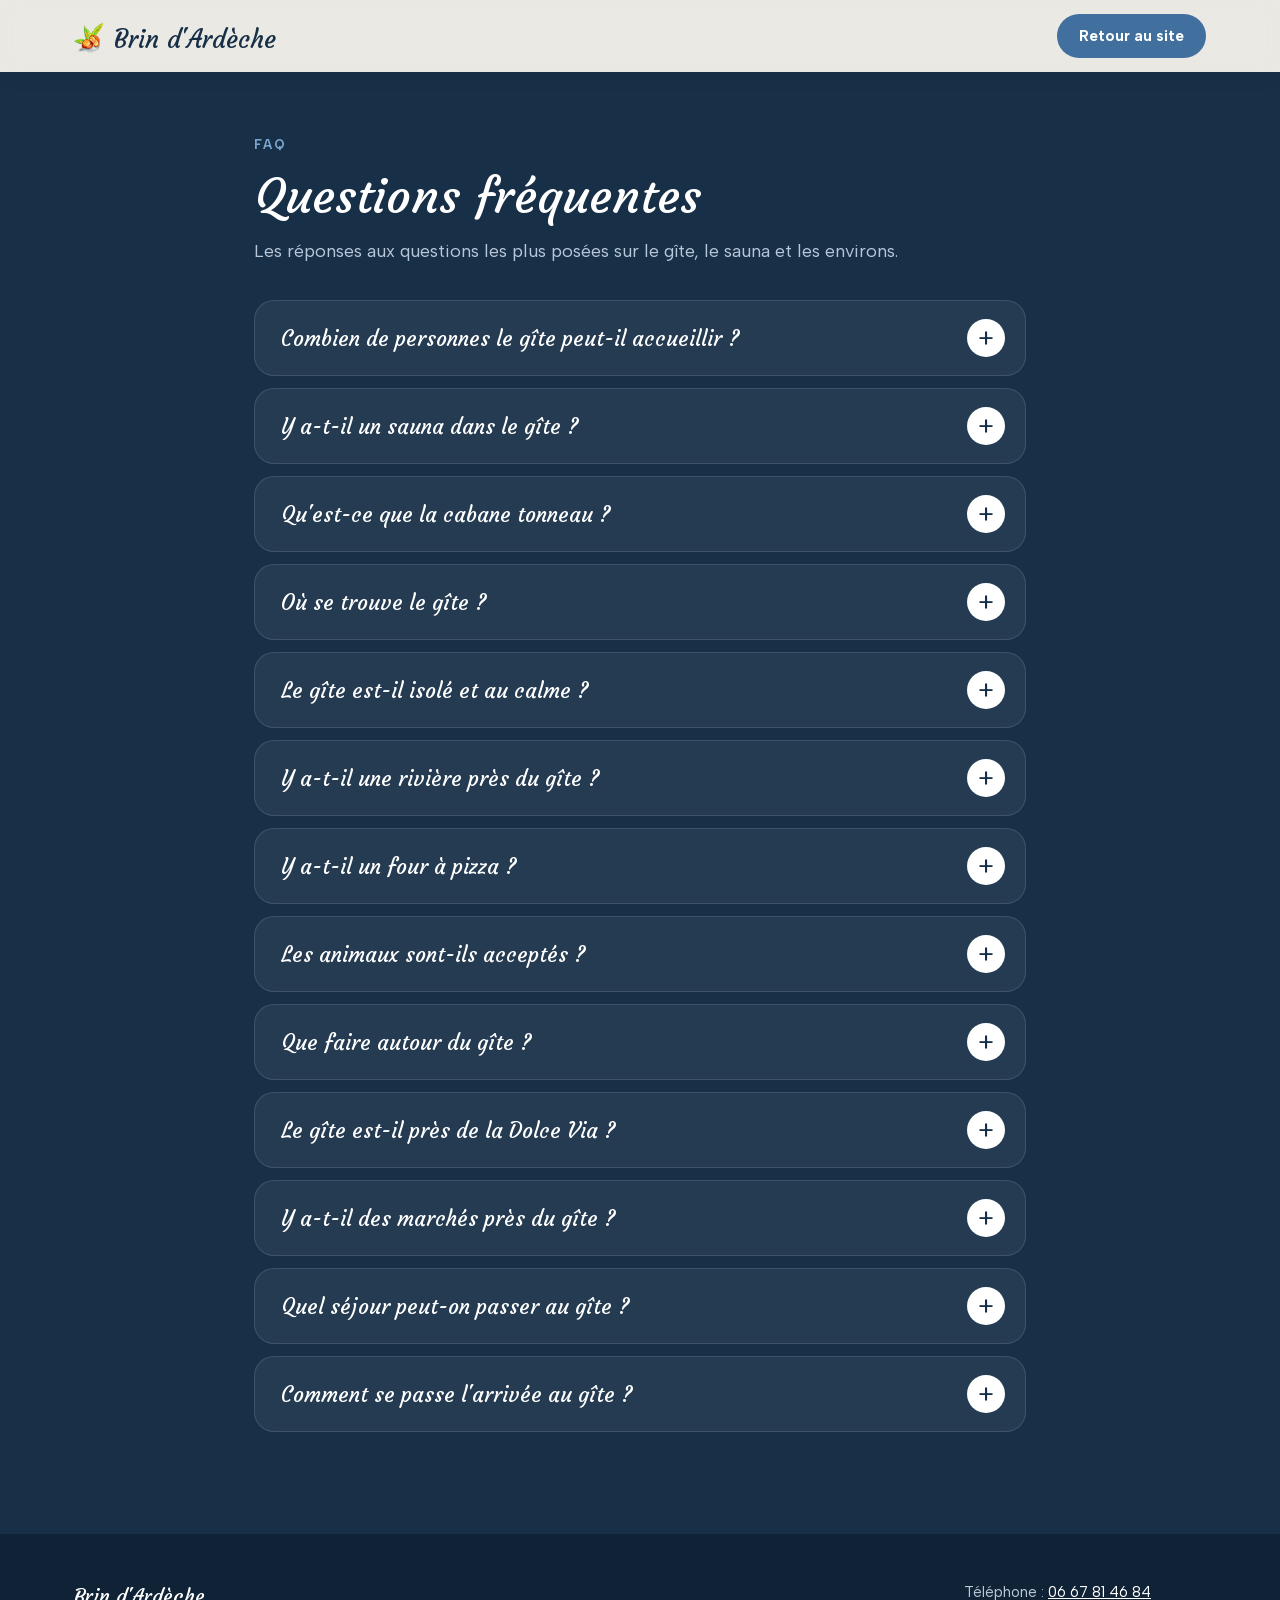
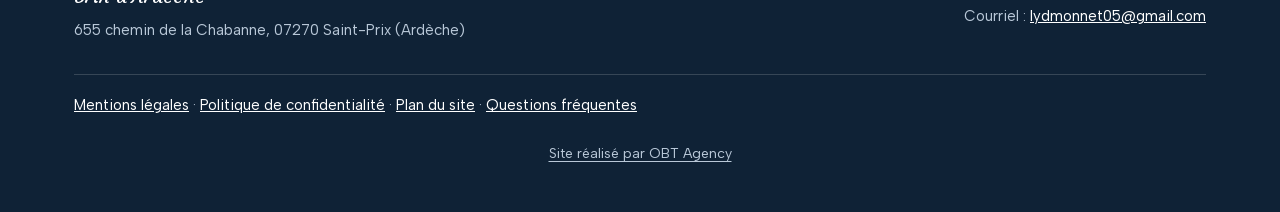
<file: faq.html>
<!doctype html>
<html lang="fr">
<head>
<meta charset="utf-8">
<meta name="viewport" content="width=device-width,initial-scale=1,maximum-scale=1,user-scalable=no">
<title>Questions fréquentes sur le gîte | Brin d'Ardèche</title>
<meta name="description" content="Réponses aux questions sur le gîte Brin d'Ardèche : sauna, cabane tonneau, animaux acceptés, activités près de Lamastre et de la Dolce Via.">
<link rel="preload" as="font" type="font/woff2" href="fonts/albert-sans-latin.woff2" crossorigin>
<link rel="preload" as="font" type="font/woff2" href="fonts/courgette-latin.woff2" crossorigin>
<link rel="stylesheet" href="css/style.css?v=20261029c">
</head>
<body>
<header class="entete est-plein" id="entete">
  <div class="entete__in entete__in--page">
    <a class="logo" href="index.html" aria-label="Brin d'Ardèche, accueil">
      <img class="chat" src="images/chataigne.webp" alt="" width="390" height="346"><span>Brin d'Ardèche</span>
    </a>
    <a class="retour" href="index.html">Retour au site</a>
  </div>
</header>
<main class="faq-page">
<div class="wrap etroit">
<span class="surtitre">FAQ</span>
<h1>Questions fréquentes</h1>
<p class="sous">Les réponses aux questions les plus posées sur le gîte, le sauna et les environs.</p>
<details class="faq-q"><summary><h2>Combien de personnes le gîte peut-il accueillir ?</h2><span class="pm" aria-hidden="true"></span></summary><p>Le gîte accueille 8 personnes dans 4 chambres : trois lits doubles et deux lits simples. C'est un gîte pour 8 personnes, loué en entier, avec 120 m² de maison, un séjour avec cuisine équipée, une grande terrasse en partie couverte et un jardin. Vous avez toute la maison pour vous.</p></details>
<details class="faq-q"><summary><h2>Y a-t-il un sauna dans le gîte ?</h2><span class="pm" aria-hidden="true"></span></summary><p>Oui, c'est un gîte avec sauna. Le sauna est en forme de tonneau et chauffé au bois : vous vous détendez dans une vraie maison avec sauna, au milieu de la nature. Une douche extérieure attend les plus courageux. Le sauna se trouve dans la clairière, avec la cabane tonneau.</p></details>
<details class="faq-q"><summary><h2>Qu'est-ce que la cabane tonneau ?</h2><span class="pm" aria-hidden="true"></span></summary><p>La cabane tonneau est une cabane en forme de tonneau, installée dehors, avec 2 couchages pour une nuit insolite. À l'intérieur, vous trouvez un lit et des lampions colorés. Elle se situe dans la clairière avec le sauna. Écrivez à Lydie pour savoir comment l'utiliser pendant votre séjour.</p></details>
<details class="faq-q"><summary><h2>Où se trouve le gîte ?</h2><span class="pm" aria-hidden="true"></span></summary><p>Le gîte est au 655 chemin de la Chabanne, à Saint-Prix (07270), au cœur des Monts d'Ardèche. C'est un gîte à Saint-Prix entouré de prairies, de bois et de forêt, à 8 km de Lamastre et à 10 km du Cheylard. La Dolce Via est à moins de 1 km.</p></details>
<details class="faq-q"><summary><h2>Le gîte est-il isolé et au calme ?</h2><span class="pm" aria-hidden="true"></span></summary><p>Oui. La maison est seule, plein sud, sans voisin ni vis-à-vis. C'est un gîte isolé et un gîte au calme, en pleine nature, entouré de prairies, de bois et de forêt. Les petits oiseaux seront vos seuls voisins, et un voyageur a écrit dans son avis que le logement est très calme.</p></details>
<details class="faq-q"><summary><h2>Y a-t-il une rivière près du gîte ?</h2><span class="pm" aria-hidden="true"></span></summary><p>Oui, une rivière coule en bas du terrain. C'est un gîte avec rivière, au milieu des prairies et des bois. Le terrain est grand : un voyageur raconte qu'il est parfait pour laisser les enfants et le chien explorer. Une table de ping-pong et un jardin complètent l'espace.</p></details>
<details class="faq-q"><summary><h2>Y a-t-il un four à pizza ?</h2><span class="pm" aria-hidden="true"></span></summary><p>Oui. Un four à pizza au bois est installé sous l'appentis : c'est un gîte avec four à pizza, pour des soirées conviviales. Plusieurs voyageurs l'ont adoré dans leurs avis, et l'un d'eux le décrit comme parfaitement fonctionnel. La terrasse plein sud, avec plancha et barbecue, complète l'espace repas.</p></details>
<details class="faq-q"><summary><h2>Les animaux sont-ils acceptés ?</h2><span class="pm" aria-hidden="true"></span></summary><p>Oui, sur demande. Écrivez à Lydie avant de réserver pour lui indiquer votre animal et lui poser vos questions. Les animaux acceptés peuvent profiter du grand terrain : un voyageur raconte qu'il est parfait pour laisser le chien explorer, au milieu des prairies et des bois.</p></details>
<details class="faq-q"><summary><h2>Que faire autour du gîte ?</h2><span class="pm" aria-hidden="true"></span></summary><p>Vous pouvez rouler à vélo ou vous promener sur la Dolce Via, voyager avec le Mastrou, train à vapeur au départ de Lamastre, ou découvrir les gorges du Doux à 40 minutes en voiture. Les randonnées dans les Monts d'Ardèche sont nombreuses : 22 parcours à pied et 3 circuits d'orientation gratuits dans le pays de Lamastre.</p></details>
<details class="faq-q"><summary><h2>Le gîte est-il près de la Dolce Via ?</h2><span class="pm" aria-hidden="true"></span></summary><p>Oui, la Dolce Via est à moins de 1 km : c'est un gîte près de la Dolce Via, idéal pour les cyclistes. Cette voie douce est aménagée et sécurisée. Le tronçon du Cheylard à Lamastre mesure près de 20 km. Le Cheylard est à 10 km du gîte et Lamastre à 8 km.</p></details>
<details class="faq-q"><summary><h2>Y a-t-il des marchés près du gîte ?</h2><span class="pm" aria-hidden="true"></span></summary><p>Oui, il y a un marché chaque jour de la semaine dans les environs. À Lamastre, il a lieu le mardi matin, puis le samedi matin avec le marché du terroir. Le Cheylard a son marché le mercredi matin, et un marché de producteurs et d'artisans le vendredi de 17 h 30 à 19 h 30.</p></details>
<details class="faq-q"><summary><h2>Quel séjour peut-on passer au gîte ?</h2><span class="pm" aria-hidden="true"></span></summary><p>C'est une maison de vacances en Ardèche pour 8 personnes, idéale pour un séjour nature entre amis ou en famille : terrasse plein sud, jardin, cuisine équipée, poêle à bois, sauna et four à pizza. Le lit bébé est gratuit. Vous pouvez aussi y passer un week-end en Ardèche : écrivez à Lydie pour préparer votre séjour.</p></details>
<details class="faq-q"><summary><h2>Comment se passe l'arrivée au gîte ?</h2><span class="pm" aria-hidden="true"></span></summary><p>L'arrivée est autonome : une boîte à clé sécurisée vous permet d'entrer dans la maison. Le stationnement est gratuit sur place et un local à vélo est à votre disposition. Le linge de lit est fourni, avec des couettes en plume. Pour toute question avant votre séjour, vous pouvez écrire à Lydie ou l'appeler.</p></details>
</div>
</main>
<footer class="pied">
  <div class="wrap pied__in">
    <div><b>Brin d'Ardèche</b>655 chemin de la Chabanne, 07270 Saint-Prix (Ardèche)</div>
    <div>Téléphone : <a href="tel:+33667814684">06 67 81 46 84</a><br>Courriel : <a href="mailto:lydmonnet05@gmail.com">lydmonnet05@gmail.com</a></div>
    <div class="pied__bas"><a href="mentions-legales.html">Mentions légales</a> · <a href="politique-confidentialite.html">Politique de confidentialité</a> · <a href="plan-du-site.html">Plan du site</a> · <a href="faq.html">Questions fréquentes</a></div>
    <div class="pied__credit"><a href="https://obt-agency.fr" target="_blank" rel="noopener">Site réalisé par OBT Agency</a></div>
  </div>
</footer>
</body>
</html>
</file>
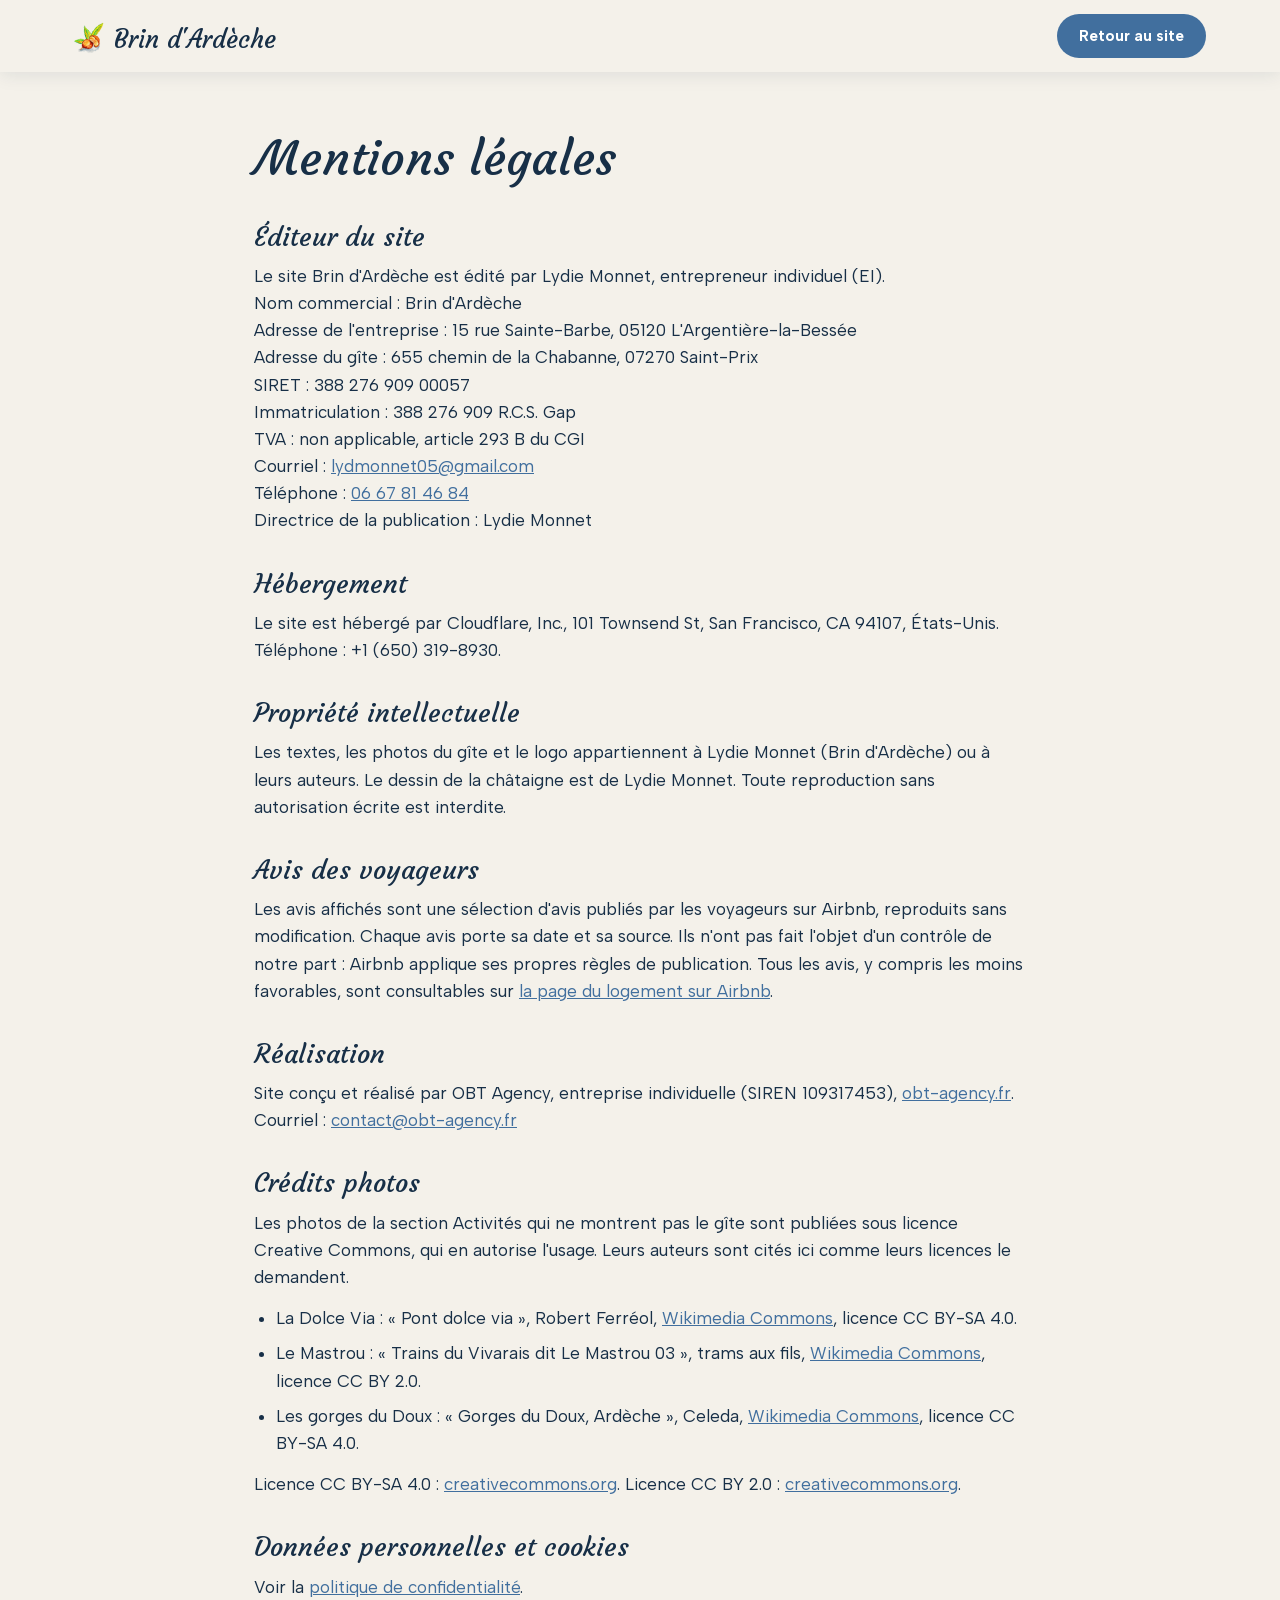
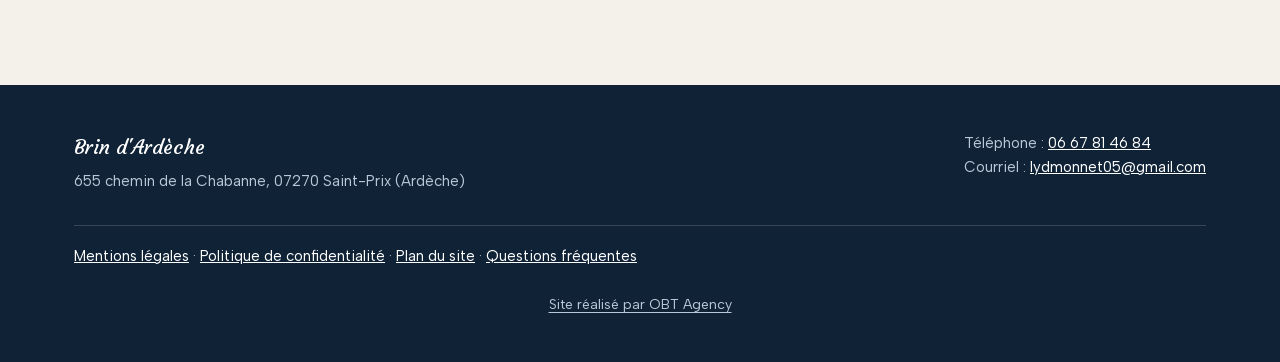
<file: mentions-legales.html>
<!doctype html>
<html lang="fr">
<head>
<meta charset="utf-8">
<meta name="viewport" content="width=device-width,initial-scale=1,maximum-scale=1,user-scalable=no">
<title>Mentions légales · Brin d'Ardèche</title>
<meta name="description" content="Mentions légales du site Brin d'Ardèche, gîte à Saint-Prix en Ardèche : éditeur, hébergeur, crédits photos.">
<meta name="robots" content="noindex">
<link rel="preload" as="font" type="font/woff2" href="fonts/albert-sans-latin.woff2" crossorigin>
<link rel="preload" as="font" type="font/woff2" href="fonts/courgette-latin.woff2" crossorigin>
<link rel="stylesheet" href="css/style.css?v=20261029c">
</head>
<body>
<header class="entete est-plein" id="entete">
  <div class="entete__in entete__in--page">
    <a class="logo" href="index.html" aria-label="Brin d'Ardèche, accueil">
      <img class="chat" src="images/chataigne.webp" alt="" width="390" height="346"><span>Brin d'Ardèche</span>
    </a>
    <a class="retour" href="index.html">Retour au site</a>
  </div>
</header>
<main class="page-legale">
<div class="wrap etroit">
<h1>Mentions légales</h1>
<h2>Éditeur du site</h2>
<p>Le site Brin d'Ardèche est édité par Lydie Monnet, entrepreneur individuel (EI).<br>
Nom commercial : Brin d'Ardèche<br>
Adresse de l'entreprise : 15 rue Sainte-Barbe, 05120 L'Argentière-la-Bessée<br>
Adresse du gîte : 655 chemin de la Chabanne, 07270 Saint-Prix<br>
SIRET : 388 276 909 00057<br>
Immatriculation : 388 276 909 R.C.S. Gap<br>
TVA : non applicable, article 293 B du CGI<br>
Courriel : <a href="mailto:lydmonnet05@gmail.com">lydmonnet05@gmail.com</a><br>
Téléphone : <a href="tel:+33667814684">06 67 81 46 84</a><br>
Directrice de la publication : Lydie Monnet</p>
<h2>Hébergement</h2>
<p>Le site est hébergé par Cloudflare, Inc., 101 Townsend St, San Francisco, CA 94107, États-Unis. Téléphone : +1 (650) 319-8930.</p>
<h2>Propriété intellectuelle</h2>
<p>Les textes, les photos du gîte et le logo appartiennent à Lydie Monnet (Brin d'Ardèche) ou à leurs auteurs. Le dessin de la châtaigne est de Lydie Monnet. Toute reproduction sans autorisation écrite est interdite.</p>
<h2>Avis des voyageurs</h2>
<p>Les avis affichés sont une sélection d'avis publiés par les voyageurs sur Airbnb, reproduits sans modification. Chaque avis porte sa date et sa source. Ils n'ont pas fait l'objet d'un contrôle de notre part : Airbnb applique ses propres règles de publication. Tous les avis, y compris les moins favorables, sont consultables sur <a href="https://www.airbnb.fr/rooms/1399787797074014827" target="_blank" rel="noopener">la page du logement sur Airbnb</a>.</p>
<h2>Réalisation</h2>
<p>Site conçu et réalisé par OBT Agency, entreprise individuelle (SIREN 109317453), <a href="https://obt-agency.fr" target="_blank" rel="noopener">obt-agency.fr</a>.<br>Courriel : <a href="mailto:contact@obt-agency.fr">contact@obt-agency.fr</a></p>
<h2 id="credits">Crédits photos</h2>
<p>Les photos de la section Activités qui ne montrent pas le gîte sont publiées sous licence Creative Commons, qui en autorise l'usage. Leurs auteurs sont cités ici comme leurs licences le demandent.</p>
<ul>
<li>La Dolce Via : « Pont dolce via », Robert Ferréol, <a href="https://commons.wikimedia.org/wiki/File:Pont_dolce_via.jpg" target="_blank" rel="noopener">Wikimedia Commons</a>, licence CC BY-SA 4.0.</li>
<li>Le Mastrou : « Trains du Vivarais dit Le Mastrou 03 », trams aux fils, <a href="https://commons.wikimedia.org/wiki/File:Trains_du_Vivarais_dit_Le_Mastrou_03.jpg" target="_blank" rel="noopener">Wikimedia Commons</a>, licence CC BY 2.0.</li>
<li>Les gorges du Doux : « Gorges du Doux, Ardèche », Celeda, <a href="https://commons.wikimedia.org/wiki/File:Gorges_du_Doux,_Ard%C3%A8che.jpg" target="_blank" rel="noopener">Wikimedia Commons</a>, licence CC BY-SA 4.0.</li>
</ul>
<p>Licence CC BY-SA 4.0 : <a href="https://creativecommons.org/licenses/by-sa/4.0/deed.fr" target="_blank" rel="noopener">creativecommons.org</a>. Licence CC BY 2.0 : <a href="https://creativecommons.org/licenses/by/2.0/deed.fr" target="_blank" rel="noopener">creativecommons.org</a>.</p>
<h2>Données personnelles et cookies</h2>
<p>Voir la <a href="politique-confidentialite.html">politique de confidentialité</a>.</p>
</div>
</main>
<footer class="pied">
  <div class="wrap pied__in">
    <div><b>Brin d'Ardèche</b>655 chemin de la Chabanne, 07270 Saint-Prix (Ardèche)</div>
    <div>Téléphone : <a href="tel:+33667814684">06 67 81 46 84</a><br>Courriel : <a href="mailto:lydmonnet05@gmail.com">lydmonnet05@gmail.com</a></div>
    <div class="pied__bas"><a href="mentions-legales.html">Mentions légales</a> · <a href="politique-confidentialite.html">Politique de confidentialité</a> · <a href="plan-du-site.html">Plan du site</a> · <a href="faq.html">Questions fréquentes</a></div>
    <div class="pied__credit"><a href="https://obt-agency.fr" target="_blank" rel="noopener">Site réalisé par OBT Agency</a></div>
  </div>
</footer>
</body>
</html>
</file>
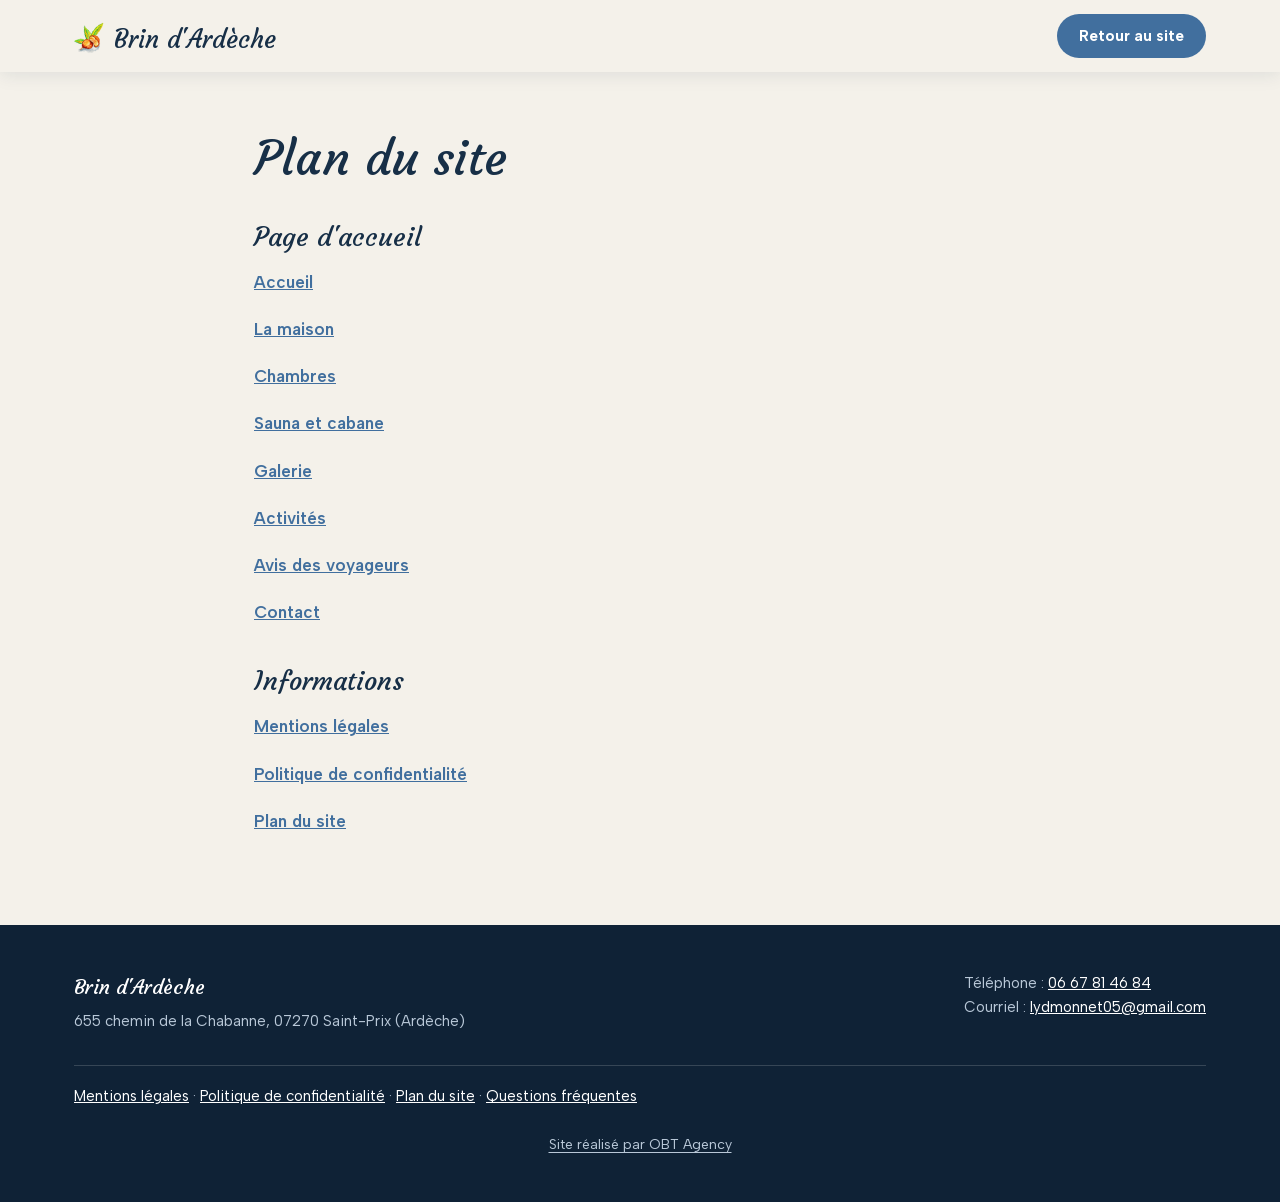
<file: plan-du-site.html>
<!doctype html>
<html lang="fr">
<head>
<meta charset="utf-8">
<meta name="viewport" content="width=device-width,initial-scale=1,maximum-scale=1,user-scalable=no">
<title>Plan du site · Brin d'Ardèche</title>
<meta name="description" content="Plan du site Brin d'Ardèche : toutes les rubriques de la page d'accueil et les pages légales.">
<meta name="robots" content="noindex">
<link rel="preload" as="font" type="font/woff2" href="fonts/albert-sans-latin.woff2" crossorigin>
<link rel="preload" as="font" type="font/woff2" href="fonts/courgette-latin.woff2" crossorigin>
<link rel="stylesheet" href="css/style.css?v=20261029c">
</head>
<body>
<header class="entete est-plein" id="entete">
  <div class="entete__in entete__in--page">
    <a class="logo" href="index.html" aria-label="Brin d'Ardèche, accueil">
      <img class="chat" src="images/chataigne.webp" alt="" width="390" height="346"><span>Brin d'Ardèche</span>
    </a>
    <a class="retour" href="index.html">Retour au site</a>
  </div>
</header>
<main class="page-legale">
<div class="wrap etroit">
<h1>Plan du site</h1>
<h2>Page d'accueil</h2>
<ul class="plan">
<li><a href="index.html">Accueil</a></li>
<li><a href="index.html#maison">La maison</a></li>
<li><a href="index.html#chambres">Chambres</a></li>
<li><a href="index.html#experiences">Sauna et cabane</a></li>
<li><a href="index.html#galerie">Galerie</a></li>
<li><a href="index.html#activites">Activités</a></li>
<li><a href="index.html#avis">Avis des voyageurs</a></li>
<li><a href="index.html#contact">Contact</a></li>
</ul>
<h2>Informations</h2>
<ul class="plan">
<li><a href="mentions-legales.html">Mentions légales</a></li>
<li><a href="politique-confidentialite.html">Politique de confidentialité</a></li>
<li><a href="plan-du-site.html">Plan du site</a></li>
</ul>
</div>
</main>
<footer class="pied">
  <div class="wrap pied__in">
    <div><b>Brin d'Ardèche</b>655 chemin de la Chabanne, 07270 Saint-Prix (Ardèche)</div>
    <div>Téléphone : <a href="tel:+33667814684">06 67 81 46 84</a><br>Courriel : <a href="mailto:lydmonnet05@gmail.com">lydmonnet05@gmail.com</a></div>
    <div class="pied__bas"><a href="mentions-legales.html">Mentions légales</a> · <a href="politique-confidentialite.html">Politique de confidentialité</a> · <a href="plan-du-site.html">Plan du site</a> · <a href="faq.html">Questions fréquentes</a></div>
    <div class="pied__credit"><a href="https://obt-agency.fr" target="_blank" rel="noopener">Site réalisé par OBT Agency</a></div>
  </div>
</footer>
</body>
</html>
</file>
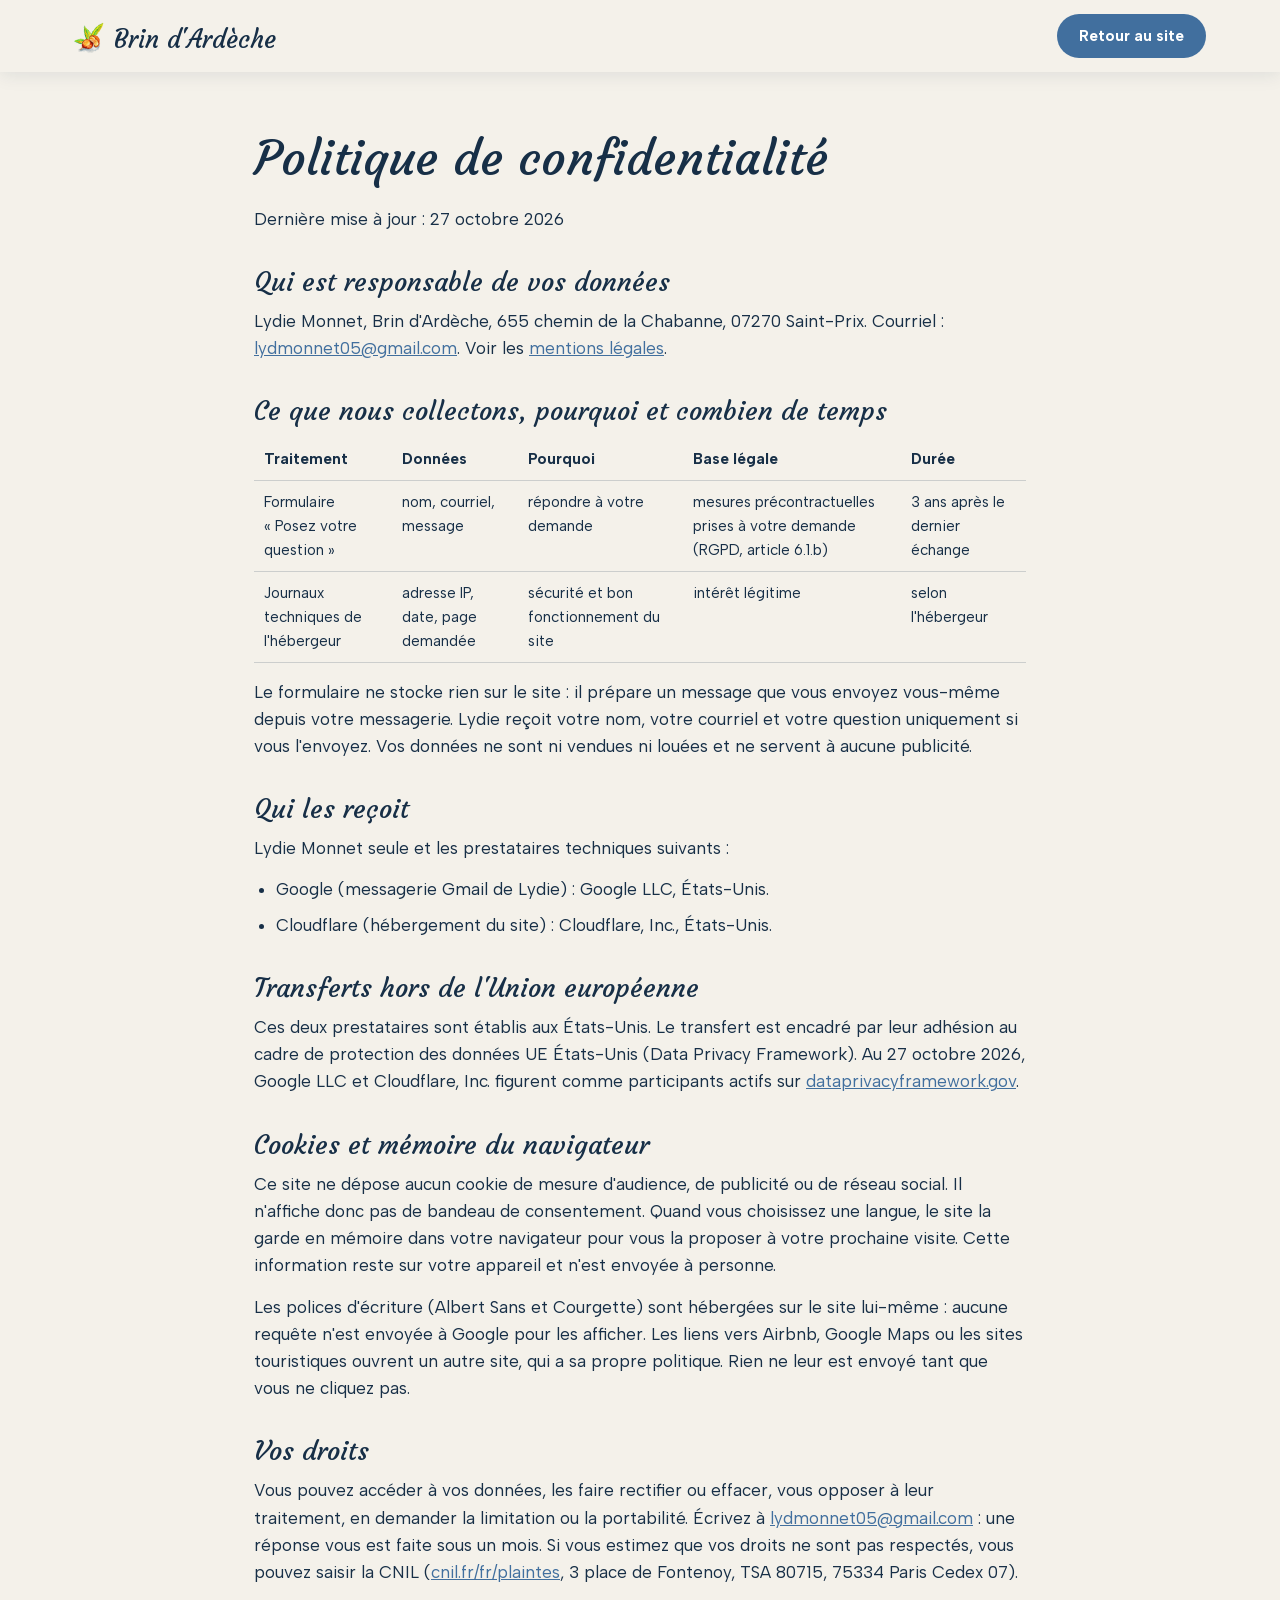
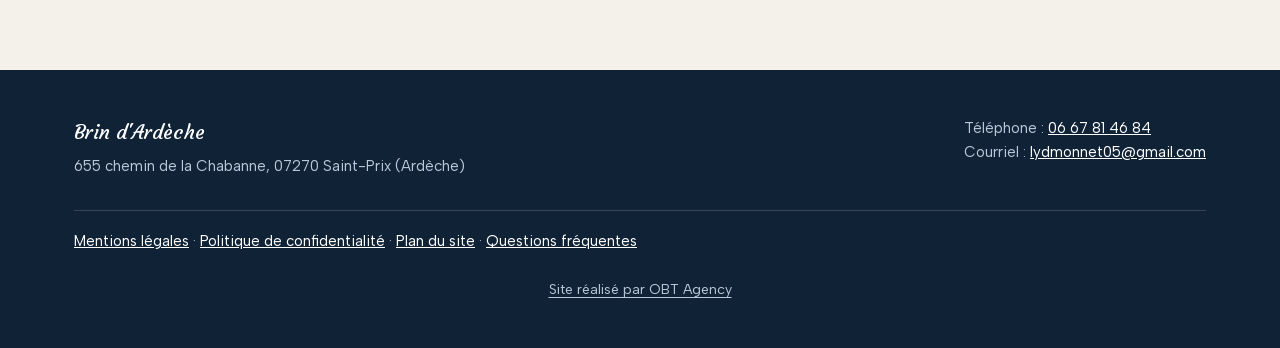
<file: politique-confidentialite.html>
<!doctype html>
<html lang="fr">
<head>
<meta charset="utf-8">
<meta name="viewport" content="width=device-width,initial-scale=1,maximum-scale=1,user-scalable=no">
<title>Politique de confidentialité · Brin d'Ardèche</title>
<meta name="description" content="Politique de confidentialité du site Brin d'Ardèche : données du formulaire, cookies, polices, vos droits.">
<meta name="robots" content="noindex">
<link rel="preload" as="font" type="font/woff2" href="fonts/albert-sans-latin.woff2" crossorigin>
<link rel="preload" as="font" type="font/woff2" href="fonts/courgette-latin.woff2" crossorigin>
<link rel="stylesheet" href="css/style.css?v=20261029c">
</head>
<body>
<header class="entete est-plein" id="entete">
  <div class="entete__in entete__in--page">
    <a class="logo" href="index.html" aria-label="Brin d'Ardèche, accueil">
      <img class="chat" src="images/chataigne.webp" alt="" width="390" height="346"><span>Brin d'Ardèche</span>
    </a>
    <a class="retour" href="index.html">Retour au site</a>
  </div>
</header>
<main class="page-legale">
<div class="wrap etroit">
<h1>Politique de confidentialité</h1>
<p>Dernière mise à jour : 27 octobre 2026</p>
<h2>Qui est responsable de vos données</h2>
<p>Lydie Monnet, Brin d'Ardèche, 655 chemin de la Chabanne, 07270 Saint-Prix. Courriel : <a href="mailto:lydmonnet05@gmail.com">lydmonnet05@gmail.com</a>. Voir les <a href="mentions-legales.html">mentions légales</a>.</p>
<h2>Ce que nous collectons, pourquoi et combien de temps</h2>
<div class="defil"><table>
<thead><tr><th>Traitement</th><th>Données</th><th>Pourquoi</th><th>Base légale</th><th>Durée</th></tr></thead>
<tbody>
<tr><td>Formulaire « Posez votre question »</td><td>nom, courriel, message</td><td>répondre à votre demande</td><td>mesures précontractuelles prises à votre demande (RGPD, article 6.1.b)</td><td>3 ans après le dernier échange</td></tr>
<tr><td>Journaux techniques de l'hébergeur</td><td>adresse IP, date, page demandée</td><td>sécurité et bon fonctionnement du site</td><td>intérêt légitime</td><td>selon l'hébergeur</td></tr>
</tbody></table></div>
<p>Le formulaire ne stocke rien sur le site : il prépare un message que vous envoyez vous-même depuis votre messagerie. Lydie reçoit votre nom, votre courriel et votre question uniquement si vous l'envoyez. Vos données ne sont ni vendues ni louées et ne servent à aucune publicité.</p>
<h2>Qui les reçoit</h2>
<p>Lydie Monnet seule et les prestataires techniques suivants :</p>
<ul>
<li>Google (messagerie Gmail de Lydie) : Google LLC, États-Unis.</li>
<li>Cloudflare (hébergement du site) : Cloudflare, Inc., États-Unis.</li>
</ul>
<h2>Transferts hors de l'Union européenne</h2>
<p>Ces deux prestataires sont établis aux États-Unis. Le transfert est encadré par leur adhésion au cadre de protection des données UE États-Unis (Data Privacy Framework). Au 27 octobre 2026, Google LLC et Cloudflare, Inc. figurent comme participants actifs sur <a href="https://www.dataprivacyframework.gov/list" target="_blank" rel="noopener">dataprivacyframework.gov</a>.</p>
<h2>Cookies et mémoire du navigateur</h2>
<p>Ce site ne dépose aucun cookie de mesure d'audience, de publicité ou de réseau social. Il n'affiche donc pas de bandeau de consentement. Quand vous choisissez une langue, le site la garde en mémoire dans votre navigateur pour vous la proposer à votre prochaine visite. Cette information reste sur votre appareil et n'est envoyée à personne.</p>
<p>Les polices d'écriture (Albert Sans et Courgette) sont hébergées sur le site lui-même : aucune requête n'est envoyée à Google pour les afficher. Les liens vers Airbnb, Google Maps ou les sites touristiques ouvrent un autre site, qui a sa propre politique. Rien ne leur est envoyé tant que vous ne cliquez pas.</p>
<h2>Vos droits</h2>
<p>Vous pouvez accéder à vos données, les faire rectifier ou effacer, vous opposer à leur traitement, en demander la limitation ou la portabilité. Écrivez à <a href="mailto:lydmonnet05@gmail.com">lydmonnet05@gmail.com</a> : une réponse vous est faite sous un mois. Si vous estimez que vos droits ne sont pas respectés, vous pouvez saisir la CNIL (<a href="https://www.cnil.fr/fr/plaintes" target="_blank" rel="noopener">cnil.fr/fr/plaintes</a>, 3 place de Fontenoy, TSA 80715, 75334 Paris Cedex 07).</p>
</div>
</main>
<footer class="pied">
  <div class="wrap pied__in">
    <div><b>Brin d'Ardèche</b>655 chemin de la Chabanne, 07270 Saint-Prix (Ardèche)</div>
    <div>Téléphone : <a href="tel:+33667814684">06 67 81 46 84</a><br>Courriel : <a href="mailto:lydmonnet05@gmail.com">lydmonnet05@gmail.com</a></div>
    <div class="pied__bas"><a href="mentions-legales.html">Mentions légales</a> · <a href="politique-confidentialite.html">Politique de confidentialité</a> · <a href="plan-du-site.html">Plan du site</a> · <a href="faq.html">Questions fréquentes</a></div>
    <div class="pied__credit"><a href="https://obt-agency.fr" target="_blank" rel="noopener">Site réalisé par OBT Agency</a></div>
  </div>
</footer>
</body>
</html>
</file>
<file: css/style.css>
@font-face{font-family:'Albert Sans';font-style:normal;font-weight:400 700;font-display:swap;src:url(../fonts/albert-sans-latin-ext.woff2) format('woff2');unicode-range:U+0100-02BA, U+02BD-02C5, U+02C7-02CC, U+02CE-02D7, U+02DD-02FF, U+0304, U+0308, U+0329, U+1D00-1DBF, U+1E00-1E9F, U+1EF2-1EFF, U+2020, U+20A0-20AB, U+20AD-20C4, U+2113, U+2C60-2C7F, U+A720-A7FF}
@font-face{font-family:'Albert Sans';font-style:normal;font-weight:400 700;font-display:swap;src:url(../fonts/albert-sans-latin.woff2) format('woff2');unicode-range:U+0000-00FF, U+0131, U+0152-0153, U+02BB-02BC, U+02C6, U+02DA, U+02DC, U+0304, U+0308, U+0329, U+2000-206F, U+20AC, U+2122, U+2191, U+2193, U+2212, U+2215, U+FEFF, U+FFFD}
@font-face{font-family:'Courgette';font-style:normal;font-weight:400;font-display:swap;src:url(../fonts/courgette-latin-ext.woff2) format('woff2');unicode-range:U+0100-02BA, U+02BD-02C5, U+02C7-02CC, U+02CE-02D7, U+02DD-02FF, U+0304, U+0308, U+0329, U+1D00-1DBF, U+1E00-1E9F, U+1EF2-1EFF, U+2020, U+20A0-20AB, U+20AD-20C4, U+2113, U+2C60-2C7F, U+A720-A7FF}
@font-face{font-family:'Courgette';font-style:normal;font-weight:400;font-display:swap;src:url(../fonts/courgette-latin.woff2) format('woff2');unicode-range:U+0000-00FF, U+0131, U+0152-0153, U+02BB-02BC, U+02C6, U+02DA, U+02DC, U+0304, U+0308, U+0329, U+2000-206F, U+20AC, U+2122, U+2191, U+2193, U+2212, U+2215, U+FEFF, U+FFFD}
:root{
  --ecru:#F4F1EA;--ciel:#B3CBE4;--volet:#416F9E;--volet-clair:#7BA3CB;--nuit:#172F47;--nuit-2:#0F2236;
  --texte:#172F47;--doux:#4C5E70;--blanc:#fff;
  --ft:'Albert Sans',system-ui,sans-serif;--fn:'Courgette','Brush Script MT',cursive;--fc:'Albert Sans',system-ui,sans-serif;
  --rayon:20px;--ombre:0 10px 34px rgba(23,47,71,.14);--w:1180px;
}
*{box-sizing:border-box;margin:0;padding:0}
html{scroll-behavior:smooth;scroll-padding-top:84px}
body{font-family:var(--fc);color:var(--texte);background:var(--ecru);line-height:1.6;font-size:17px;-webkit-font-smoothing:antialiased;overflow-x:hidden}
img{display:block;max-width:100%}
a{color:inherit}
h1,h2,h3{font-family:var(--ft);font-weight:700;line-height:1.1;letter-spacing:-.01em}
.wrap{max-width:var(--w);margin:0 auto;padding:0 24px}
.surtitre{display:inline-block;font-weight:700;font-size:13px;letter-spacing:.14em;text-transform:uppercase;color:var(--volet);margin-bottom:12px}
.fonce .surtitre{color:var(--volet-clair)}
.btn{display:inline-flex;align-items:center;gap:8px;padding:14px 28px;border-radius:999px;background:var(--volet);color:#fff;font-weight:700;font-size:16px;text-decoration:none;border:2px solid var(--volet);cursor:pointer;font-family:inherit;transition:transform .2s,background .2s}
.btn:hover{background:var(--nuit);border-color:var(--nuit);transform:translateY(-2px)}
.btn--contour{background:transparent;color:#fff;border-color:rgba(255,255,255,.8)}
.btn--contour:hover{background:#fff;color:var(--nuit);border-color:#fff}
.btn--clair{background:#fff;color:var(--nuit);border-color:#fff}
.btn--clair:hover{background:var(--ciel);border-color:var(--ciel);color:var(--nuit)}

.entete{position:fixed;inset:0 0 auto 0;z-index:50;transition:background .3s,box-shadow .3s}
.entete__in{max-width:var(--w);margin:0 auto;padding:14px 24px;display:grid;grid-template-columns:1fr auto 1fr;align-items:center;gap:16px}
.logo{white-space:nowrap;font-family:var(--ft);font-weight:700;font-size:21px;text-decoration:none;color:#fff;display:flex;align-items:center;gap:10px}
.logo svg{width:30px;height:30px}
.menu{display:flex;gap:6px;list-style:none}
.menu a{display:block;padding:8px 14px;border-radius:999px;text-decoration:none;color:#fff;font-weight:500;font-size:15px}
.menu a:hover{background:rgba(255,255,255,.18)}
.entete__cta{justify-self:end}
.entete__cta .btn{padding:10px 22px;font-size:15px;background:#fff;color:var(--nuit);border-color:#fff}
.entete__cta .btn:hover{background:var(--ciel);border-color:var(--ciel)}
.entete.est-plein{background:rgba(244,241,234,.96);backdrop-filter:blur(10px);box-shadow:0 2px 18px rgba(23,47,71,.1)}
.entete.est-plein .logo,.entete.est-plein .menu a{color:var(--nuit)}
.entete.est-plein .menu a:hover{background:var(--ciel)}
.entete.est-plein .entete__cta .btn{background:var(--volet);color:#fff;border-color:var(--volet)}
.burger{display:none;justify-self:end;width:46px;height:46px;border-radius:50%;border:0;background:rgba(255,255,255,.2);color:#fff;cursor:pointer}
.entete.est-plein .burger{background:var(--ciel);color:var(--nuit)}
.burger span{display:block;width:20px;height:2px;background:currentColor;margin:5px auto;transition:.2s}
@media(max-width:900px){
  .entete__in{grid-template-columns:1fr auto}
  .burger{display:block}.entete__cta{display:none}
  .menu{position:fixed;inset:70px 12px auto 12px;background:var(--ecru);flex-direction:column;border-radius:var(--rayon);padding:12px;box-shadow:var(--ombre);display:none}
  .menu.est-ouvert{display:flex}
  .menu a{color:var(--nuit);padding:14px 16px;font-size:17px}
  .entete__in nav{grid-column:1/-1;order:3}
}

.hero{position:relative;min-height:92svh;display:flex;align-items:flex-end;color:#fff;background:var(--nuit);z-index:3}
.hero__bg{position:absolute;inset:0;overflow:hidden}
.hero__fond{position:absolute;inset:0;background-size:cover;background-position:center;opacity:0;transition:opacity .9s ease}
.hero__fond.est-actif{opacity:1}
.hero__bg:after{content:"";position:absolute;inset:0;background:linear-gradient(90deg,rgba(15,34,54,.62) 0,rgba(15,34,54,.18) 55%,rgba(15,34,54,0) 80%),linear-gradient(180deg,rgba(15,34,54,.5) 0,rgba(15,34,54,0) 30%,rgba(15,34,54,.78) 100%)}
.hero__corps{position:relative;z-index:2;width:100%;max-width:var(--w);margin:0 auto;padding:120px 24px 150px}
.avis-pastille{display:inline-flex;align-items:center;gap:10px;padding:8px 16px;border-radius:999px;background:rgba(255,255,255,.16);backdrop-filter:blur(10px);border:1px solid rgba(255,255,255,.3);font-weight:600;font-size:15px;margin-bottom:20px}
.etoiles{color:#F6C945;letter-spacing:2px}
.hero h1{font-size:clamp(30px,3.7vw,50px);max-width:20ch;line-height:1.12}
.hero__sous{margin-top:18px;font-size:clamp(17px,2vw,21px);max-width:44ch;opacity:.95}
.hero__boutons{display:flex;gap:12px;flex-wrap:wrap;margin-top:28px}
.hero__points{position:absolute;z-index:6;left:0;right:0;bottom:0;transform:translateY(50%)}
.points{max-width:var(--w);margin:0 auto;padding:0 24px;display:grid;grid-template-columns:repeat(4,1fr);gap:14px}
.point{background:#fff;color:var(--nuit);border-radius:var(--rayon);padding:18px 18px;box-shadow:0 14px 40px rgba(23,47,71,.28);display:flex;align-items:center;gap:14px}
.point__ico{flex:none;width:56px;height:56px;border-radius:16px;background:var(--ciel);color:var(--volet);display:grid;place-items:center}
.point__ico svg{width:30px;height:30px}
.point b{display:block;font-family:var(--ft);font-size:clamp(24px,2.8vw,32px);line-height:1;color:var(--nuit)}
.point div span{font-size:15px;color:var(--doux)}
@media(max-width:760px){.points{grid-template-columns:repeat(2,1fr);gap:10px}.point{padding:12px;gap:10px}.point__ico{width:44px;height:44px}.point__ico svg{width:24px;height:24px}.hero__corps{padding-bottom:210px}}

.section{padding:120px 0 96px}
.section--haut{padding-top:170px}
.section__tete{max-width:680px;margin-bottom:44px}
.section__tete h2{font-size:clamp(30px,4.4vw,50px)}
.section__tete p{margin-top:14px;color:var(--doux);font-size:18px}
.fonce{background:var(--nuit);color:#fff}
.fonce .section__tete p{color:#B9C8D8}
.ciel{background:var(--ciel)}

.maison{display:grid;grid-template-columns:1fr 1fr;gap:64px;align-items:center}
.collage{position:relative;aspect-ratio:1/1.08}
.collage img{position:absolute;object-fit:cover;border-radius:var(--rayon);box-shadow:var(--ombre)}
.collage .c1{inset:0 22% 18% 0;width:78%;height:82%}
.collage .c2{right:0;bottom:0;width:58%;height:48%;border:8px solid var(--ecru)}
.collage .c3{left:2%;bottom:0;width:38%;height:36%;border:6px solid var(--ecru)}
.maison h2{font-size:clamp(30px,4vw,46px);margin-bottom:18px}
.maison p{color:var(--doux);margin-bottom:14px}
.puces{display:flex;gap:8px;flex-wrap:wrap;margin:22px 0}
.puce{padding:8px 16px;border-radius:999px;background:var(--ciel);font-weight:600;font-size:15px}
.hote{display:flex;gap:16px;align-items:flex-start;background:#fff;border-radius:var(--rayon);padding:20px;box-shadow:var(--ombre);margin-top:24px}
.hote__rond{flex:none;width:52px;height:52px;border-radius:50%;background:var(--volet);color:#fff;display:grid;place-items:center;font-family:var(--ft);font-weight:700;font-size:22px}
.hote p{margin:0;color:var(--texte);font-size:16px}
.hote small{display:block;margin-top:8px;color:var(--doux);font-size:14px;font-weight:600}
@media(max-width:900px){.maison{grid-template-columns:1fr;gap:40px}.collage{max-width:520px}}

.chambres{display:grid;grid-template-columns:.8fr 1.4fr;gap:40px;align-items:start}
.couchages{background:#fff;border-radius:var(--rayon);padding:28px;box-shadow:var(--ombre)}
.couchages h3{font-size:24px;margin-bottom:16px}
.couchages ul{list-style:none;display:grid;gap:12px}
.couchages li{display:flex;justify-content:space-between;gap:12px;padding-bottom:12px;border-bottom:1px solid var(--ciel);font-size:16px}
.couchages li:last-child{border:0;padding:0}
.couchages li b{font-family:var(--ft);font-size:20px;color:var(--volet)}
.carrousel{position:relative}
.carrousel__piste{display:flex;gap:14px;overflow-x:auto;scroll-snap-type:x mandatory;scrollbar-width:none;border-radius:var(--rayon)}
.carrousel__piste::-webkit-scrollbar{display:none}
.carrousel__piste figure{flex:0 0 min(62%,330px);scroll-snap-align:start;cursor:zoom-in}
.carrousel__piste img{width:100%;aspect-ratio:3/4;object-fit:cover;border-radius:var(--rayon)}
.fleche{position:absolute;top:50%;transform:translateY(-50%);width:48px;height:48px;border-radius:50%;border:0;background:#fff;color:var(--nuit);box-shadow:var(--ombre);cursor:pointer;font-size:22px;z-index:2}
.fleche--g{left:-14px}.fleche--d{right:-14px}
.fleche:hover{background:var(--volet);color:#fff}
.pieces{display:grid;grid-template-columns:repeat(3,1fr);gap:18px;margin-top:46px}
.piece{background:#fff;border-radius:var(--rayon);overflow:hidden;box-shadow:var(--ombre);display:flex;flex-direction:column}
.piece img{aspect-ratio:4/3;object-fit:cover;width:100%;cursor:zoom-in}
.piece div{padding:20px}
.piece h3{font-size:21px;margin-bottom:6px}
.piece p{color:var(--doux);font-size:16px}
.equip{display:flex;flex-wrap:wrap;gap:8px;margin-top:30px}
.equip .puce{background:#fff}
@media(max-width:900px){.chambres{grid-template-columns:1fr}.pieces{grid-template-columns:1fr}.fleche--g{left:4px}.fleche--d{right:4px}}

.panneaux{display:flex;gap:14px;height:560px}
.panneau{position:relative;flex:1;border-radius:var(--rayon);overflow:hidden;background-size:cover;background-position:center;cursor:pointer;transition:flex .6s cubic-bezier(.2,.8,.2,1);min-width:0;border:0;text-align:left;color:#fff;font-family:inherit}
.panneau:after{content:"";position:absolute;inset:0;background:linear-gradient(0deg,rgba(15,34,54,.88) 0,rgba(15,34,54,.1) 60%)}
.panneau.est-ouvert{flex:3.2}
.panneau__txt{position:absolute;z-index:2;left:24px;right:24px;bottom:24px}
.panneau h3{font-size:clamp(22px,2.4vw,30px)}
.panneau p{max-height:0;opacity:0;overflow:hidden;transition:max-height .5s,opacity .5s,margin .5s;font-size:16px;max-width:46ch}
.panneau.est-ouvert p{max-height:200px;opacity:1;margin-top:10px}
.panneau__num{position:absolute;z-index:2;top:20px;left:24px;font-family:var(--ft);font-size:15px;font-weight:700;background:rgba(255,255,255,.2);backdrop-filter:blur(8px);padding:4px 12px;border-radius:999px}
@media(max-width:900px){.panneaux{flex-direction:column;height:auto}.panneau{flex:none;height:150px}.panneau.est-ouvert{height:420px}}

.galerie{columns:3 260px;column-gap:14px}
.galerie button{display:block;width:100%;margin:0 0 14px;padding:0;border:0;background:none;cursor:zoom-in;border-radius:var(--rayon);overflow:hidden;break-inside:avoid}
.galerie img{width:100%;transition:transform .5s}
.galerie button:hover img{transform:scale(1.04)}

.distances{display:grid;grid-template-columns:repeat(4,1fr);gap:16px}
.dist{background:#fff;border-radius:var(--rayon);padding:26px 22px;box-shadow:var(--ombre);display:flex;flex-direction:column;gap:8px}
.dist b{font-family:var(--ft);font-size:42px;line-height:1;color:var(--volet)}
.dist h3{font-size:20px}
.dist p{color:var(--doux);font-size:16px}
.autour-photo{margin-top:30px;border-radius:var(--rayon);overflow:hidden;position:relative;aspect-ratio:21/8}
.autour-photo img{width:100%;height:100%;object-fit:cover}
@media(max-width:900px){.distances{grid-template-columns:1fr 1fr}.autour-photo{aspect-ratio:16/9}}
@media(max-width:560px){.distances{grid-template-columns:1fr}}

.avis__tete{display:flex;gap:28px;align-items:center;flex-wrap:wrap;margin-bottom:34px}
.avis__note{font-family:var(--ft);font-size:64px;font-weight:700;line-height:1;color:var(--volet)}
.avis__plateformes{display:flex;gap:10px;flex-wrap:wrap}
.avis__grille{display:grid;grid-template-columns:repeat(3,1fr);gap:16px}
.avis-carte{background:#fff;border-radius:var(--rayon);padding:24px;box-shadow:var(--ombre);display:flex;flex-direction:column;gap:12px}
.avis-carte p{font-size:16px}
.avis-carte footer{margin-top:auto;font-weight:700;font-size:15px}
.avis-carte footer span{display:block;font-weight:400;color:var(--doux)}
@media(max-width:900px){.avis__grille{grid-template-columns:1fr}}

.contact{position:relative;color:#fff;background:var(--nuit)}
.contact__fond{position:absolute;inset:0;background-size:cover;background-position:center;opacity:.16}
.contact__grille{position:relative;display:grid;grid-template-columns:.9fr 1.1fr;gap:40px;align-items:start}
.tarifs{background:rgba(255,255,255,.1);backdrop-filter:blur(14px);border:1px solid rgba(255,255,255,.22);border-radius:var(--rayon);padding:30px}
.tarifs h3{font-size:26px;margin-bottom:18px}
.tarif{display:flex;justify-content:space-between;align-items:baseline;gap:12px;padding:14px 0;border-bottom:1px solid rgba(255,255,255,.2)}
.tarif b{font-family:var(--ft);font-size:30px}
.tarif small{display:block;opacity:.8;font-size:14px}
.conditions{list-style:none;margin-top:20px;display:grid;gap:8px;font-size:15px;opacity:.95}
.conditions li:before{content:"•";margin-right:8px;color:var(--volet-clair)}
.coord{margin-top:22px;display:grid;gap:6px;font-size:16px}
.coord a{font-weight:700}
form.demande{background:#fff;color:var(--nuit);border-radius:var(--rayon);padding:30px;display:grid;gap:16px;box-shadow:var(--ombre)}
form.demande h3{font-size:26px}
form.demande .btn{justify-content:center}
.champs{display:grid;grid-template-columns:1fr 1fr;gap:14px}
.champ{display:grid;gap:6px;font-weight:600;font-size:14px}
.champ--pleine{grid-column:1/-1}
.champ input,.champ textarea,.champ select{font:inherit;font-weight:400;padding:12px 14px;border-radius:12px;border:1.5px solid #C5D3E2;background:var(--ecru);color:var(--nuit);width:100%}
.champ input:focus,.champ textarea:focus,.champ select:focus{outline:3px solid var(--ciel);border-color:var(--volet)}
.demande__note{font-size:14px;color:var(--doux)}
.demande__ok{display:none;background:var(--ciel);padding:14px 16px;border-radius:12px;font-weight:600}
@media(max-width:900px){.contact__grille{grid-template-columns:1fr}.champs{grid-template-columns:1fr}}

.pied{background:var(--nuit-2);color:#B9C8D8;padding:46px 0;font-size:15px}
.pied__in{display:flex;justify-content:space-between;gap:24px;flex-wrap:wrap}
.pied b{color:#fff;font-family:var(--ft);font-size:20px;display:block;margin-bottom:6px}
.pied a{color:#fff}

.lb{position:fixed;inset:0;z-index:100;background:rgba(10,20,32,.94);display:none;align-items:center;justify-content:center;padding:30px}
.lb.est-ouvert{display:flex}
.lb img{max-width:100%;max-height:100%;border-radius:12px}
.lb button{position:absolute;width:52px;height:52px;border-radius:50%;border:0;background:#fff;color:var(--nuit);font-size:24px;cursor:pointer}
.lb .x{top:20px;right:20px}.lb .p{left:20px;top:50%}.lb .n{right:20px;top:50%}

.apparait{opacity:0;transform:translateY(26px);transition:opacity .8s,transform .8s}
.apparait.est-visible{opacity:1;transform:none}
@media(prefers-reduced-motion:reduce){.apparait{opacity:1;transform:none;transition:none}.hero__fond,.panneau{transition:none}html{scroll-behavior:auto}}

.btn--marge{margin-top:26px}.btn--bloc{display:flex;justify-content:center;width:100%}
button.btn{font-family:inherit}
.centre{text-align:center;margin-top:40px}
.sous-titre{font-size:28px;margin:54px 0 20px}
.fonce .btn--clair:hover{background:var(--ciel)}
.flottant{display:none}
@media(max-width:760px){.flottant{display:block;position:fixed;z-index:40;left:16px;right:16px;bottom:14px;padding:15px;border-radius:999px;border:0;background:var(--volet);color:#fff;font-weight:700;font-size:17px;font-family:inherit;box-shadow:0 10px 30px rgba(23,47,71,.4)}}

.cases{display:grid;gap:16px;align-items:stretch}
.cases--5{grid-template-columns:repeat(5,1fr)}
.cases--4{grid-template-columns:repeat(4,1fr)}
.couchages{display:flex;flex-direction:column}
.couchages ul{flex:1;align-content:start}
.couchages .btn{margin-top:20px;padding:12px 14px;font-size:15px}
.case{position:relative;display:flex;flex-direction:column;background:#fff;border:0;border-radius:var(--rayon);box-shadow:var(--ombre);overflow:hidden;cursor:pointer;text-align:left;font-family:inherit;color:var(--texte);padding:0;transition:transform .25s,box-shadow .25s}
.case:hover,.case:focus-visible{transform:translateY(-6px);box-shadow:0 18px 44px rgba(23,47,71,.24)}
.case__titre{font-family:var(--ft);font-weight:700;font-size:22px;padding:18px 20px 12px;display:block}
.case img{flex:1;min-height:0;width:100%;aspect-ratio:3/4;object-fit:cover;transition:transform .5s}
.case:hover img{transform:scale(1.05)}
.case__pied{display:flex;justify-content:space-between;align-items:center;gap:8px;padding:14px 20px;font-size:15px}
.case__pied b{font-weight:600}
.voir{display:inline-flex;align-items:center;gap:6px;background:var(--volet);color:#fff;border-radius:999px;padding:6px 12px;font-size:13px;font-weight:700;white-space:nowrap}
.voir svg{width:16px;height:16px}
.case:hover .voir{background:var(--nuit)}
.cases--4 .case img{aspect-ratio:4/3}
.equip{display:flex;flex-wrap:wrap;gap:10px;margin-top:30px}
.equip .puce{flex:1 1 auto;text-align:center;background:#fff;padding:10px 18px}
@media(max-width:1100px){.cases--5{grid-template-columns:repeat(3,1fr)}.cases--4{grid-template-columns:repeat(2,1fr)}}
@media(max-width:700px){.cases--5,.cases--4{grid-template-columns:1fr 1fr}.couchages{grid-column:1/-1}.case__titre{font-size:18px;padding:14px 14px 8px}.case__pied{padding:10px 14px;flex-wrap:wrap}}

.galerie{display:grid;grid-template-columns:repeat(4,1fr);grid-auto-rows:230px;gap:14px;columns:auto}
.galerie button{margin:0;border-radius:var(--rayon);overflow:hidden;width:auto;height:100%}
.galerie img{width:100%;height:100%;object-fit:cover}
.galerie .g-large{grid-column:span 2}
@media(max-width:800px){.galerie{grid-template-columns:1fr 1fr;grid-auto-rows:170px}}

.activites{display:grid;grid-template-columns:repeat(4,1fr);gap:16px}
.activite{position:relative;min-height:420px;border-radius:var(--rayon);overflow:hidden;background-size:cover;background-position:center;color:#fff;display:flex;flex-direction:column;justify-content:space-between;padding:22px;box-shadow:var(--ombre)}
.activite:before{content:"";position:absolute;inset:0;background:linear-gradient(180deg,rgba(23,47,71,.55) 0,rgba(23,47,71,.35) 40%,rgba(15,34,54,.92) 100%)}
.activite>*{position:relative}
.activite__dist{align-self:flex-start;background:rgba(255,255,255,.2);backdrop-filter:blur(8px);border:1px solid rgba(255,255,255,.35);border-radius:999px;padding:5px 14px;font-size:14px;font-weight:700}
.activite h3{font-size:24px;margin-bottom:8px}
.activite p{font-size:15.5px;opacity:.96}
@media(max-width:1000px){.activites{grid-template-columns:1fr 1fr}}
@media(max-width:560px){.activites{grid-template-columns:1fr}.activite{min-height:340px}}

.vis{position:fixed;inset:0;z-index:120;background:rgba(10,20,32,.86);display:flex;align-items:center;justify-content:center;padding:20px}
.vis[hidden]{display:none}
.vis__boite{background:#fff;border-radius:24px;width:min(920px,100%);max-height:100%;display:flex;flex-direction:column;overflow:hidden}
.vis__tete{display:flex;align-items:center;gap:14px;padding:16px 20px}
.vis__tete h3{font-size:22px;flex:1}
.vis__tete span{color:var(--doux);font-weight:600}
.vis__x{width:42px;height:42px;border-radius:50%;border:0;background:var(--ciel);color:var(--nuit);font-size:24px;cursor:pointer}
.vis__scene{position:relative;background:var(--nuit-2);display:flex;align-items:center;justify-content:center;height:min(62vh,560px)}
.vis__scene img{max-width:100%;max-height:100%;object-fit:contain}
.vis__f{position:absolute;top:50%;transform:translateY(-50%);width:50px;height:50px;border-radius:50%;border:0;background:#fff;color:var(--nuit);font-size:26px;cursor:pointer;box-shadow:var(--ombre)}
.vis__f--g{left:14px}.vis__f--d{right:14px}
.vis__vignettes{display:flex;gap:8px;padding:12px 16px;overflow-x:auto}
.vis__vignettes img{height:62px;width:84px;object-fit:cover;border-radius:10px;cursor:pointer;opacity:.55;border:3px solid transparent;flex:none}
.vis__vignettes img.est-actif{opacity:1;border-color:var(--volet)}

.etapes{list-style:none;display:flex;gap:6px;padding:8px 24px 14px;font-size:13px;font-weight:700;counter-reset:e}
.etapes li{flex:1;border-top:4px solid #CBD7E4;padding-top:6px;color:var(--doux);counter-increment:e}
.etapes li:before{content:counter(e)". "}
.etapes li.est-actif{border-color:var(--volet);color:var(--nuit)}
.btn[disabled]{opacity:.45;cursor:not-allowed;transform:none}
.lien{background:none;border:0;color:var(--volet);font-weight:700;cursor:pointer;font-family:inherit;font-size:15px;justify-self:center}
.cal{background:#fff;border-radius:var(--rayon);padding:16px;box-shadow:var(--ombre)}
.cal__nav{display:flex;justify-content:space-between;align-items:center;margin-bottom:10px;font-family:var(--ft);font-size:18px;text-transform:capitalize}
.cal__nav button{width:38px;height:38px;border-radius:50%;border:0;background:var(--ciel);cursor:pointer;font-size:20px;color:var(--nuit)}
.cal__nav button:disabled{opacity:.3;cursor:default}
.cal__jours,.cal__grille{display:grid;grid-template-columns:repeat(7,1fr)}
.cal__jours span{text-align:center;font-size:12px;font-weight:700;color:var(--doux);text-transform:uppercase;padding-bottom:6px}
.cal__grille button{aspect-ratio:1;border:0;background:none;font:inherit;font-size:15px;cursor:pointer;color:var(--nuit);position:relative;margin:2px 0}
.cal__grille button:hover:not(:disabled){background:var(--ciel);border-radius:50%}
.cal__grille button:disabled{color:#B4BFCB;cursor:default;text-decoration:line-through}
.cal__grille .est-plage{background:var(--ciel);border-radius:0}
.cal__grille .est-bord{background:var(--volet);color:#fff;border-radius:50%;font-weight:700}
.cal__grille .est-bord:hover{background:var(--volet)!important}
.cal__aide{margin-top:10px;font-size:14px;color:var(--doux);text-align:center}
.recap{background:#fff;border-radius:var(--rayon);padding:16px 18px;box-shadow:var(--ombre);font-size:15px;display:grid;gap:6px}
.recap .l{display:flex;justify-content:space-between;gap:10px}
.recap .l.t{border-top:1px solid #DCE5EE;padding-top:8px;margin-top:4px;font-weight:700;font-size:17px}
.recap small{color:var(--doux);font-size:13px}
.recap--mini{background:var(--ciel);box-shadow:none}
.merci{align-items:center;text-align:center;justify-content:center}
.merci__ico{width:84px;height:84px;color:var(--volet)}
.merci h3{font-size:30px}
.merci .recap{width:100%;text-align:left}
body.tiroir-ouvert{overflow:hidden}
.menu a{white-space:nowrap}
@media(max-width:1180px){.menu a{padding:8px 9px;font-size:14px}.logo{font-size:19px}}
.flottant{opacity:0;pointer-events:none;transition:opacity .3s}.flottant.est-visible{opacity:1;pointer-events:auto}

.maison{align-items:start}
.maison h2{margin-bottom:14px}
.maison p{margin-bottom:10px}
.maison .puces{margin:14px 0 4px}
.maison .hote{margin-top:16px}
.btn--marge{margin-top:18px}
@media(min-width:1150px){.maison .puces{flex-wrap:nowrap}.maison .puce{font-size:14px;padding:7px 12px;white-space:nowrap}}
.case{transition:transform .3s ease,box-shadow .3s ease}
.case:hover,.case:focus-visible{transform:scale(1.045);z-index:2;box-shadow:0 22px 50px rgba(23,47,71,.28)}
.case img,.case:hover img{transition:none;transform:none}
.cases--5 .case img{flex:none;aspect-ratio:3/4}
.cases--4 .case img{flex:none;aspect-ratio:4/3}
.case__pied{flex-direction:column;align-items:flex-start;justify-content:center;gap:8px;min-height:88px}
.case__pied b{font-weight:600}
.equip{display:grid;grid-template-columns:repeat(6,1fr);gap:10px}
.equip .puce{flex:none;display:flex;align-items:center;justify-content:center;text-align:center;padding:10px 12px;font-size:14.5px;min-height:46px}
@media(max-width:1100px){.equip{grid-template-columns:repeat(4,1fr)}}
@media(max-width:700px){.equip{grid-template-columns:repeat(2,1fr)}}
.contact__grille{grid-template-columns:.9fr 1.1fr;align-items:stretch}
.infos{display:grid;grid-template-columns:1fr 1fr;gap:14px}
.info{background:rgba(255,255,255,.1);backdrop-filter:blur(14px);border:1px solid rgba(255,255,255,.22);border-radius:var(--rayon);padding:22px 18px;color:#fff;text-decoration:none;display:flex;flex-direction:column;gap:6px;transition:transform .25s,background .25s}
.info:hover{background:rgba(255,255,255,.2);transform:translateY(-4px)}
.info__ico{width:46px;height:46px;border-radius:14px;background:rgba(255,255,255,.18);display:grid;place-items:center;margin-bottom:6px}
.info__ico svg{width:24px;height:24px}
.info b{font-family:var(--ft);font-size:20px}
.info span:last-child{font-size:15px;opacity:.92;word-break:break-word}
@media(max-width:900px){.contact__grille{grid-template-columns:1fr}}
@media(max-width:480px){.infos{grid-template-columns:1fr}}


a.avis-pastille{color:#fff;text-decoration:none;transition:background .2s}
.avis__tete{justify-content:space-between}
.avis__lien{display:flex;gap:20px;align-items:center;text-decoration:none;color:inherit;padding:6px 14px 6px 6px;border-radius:var(--rayon);transition:background .2s}
.avis__plateformes{display:flex;gap:10px;flex-wrap:wrap}
.puce--lien{text-decoration:none;color:var(--nuit);transition:background .2s,color .2s}
a.avis-carte{color:inherit;text-decoration:none;transition:transform .25s,box-shadow .25s}
.avis-carte__voir{display:block;margin-top:8px;color:var(--volet);font-weight:700;font-size:14px}


a.avis-pastille,.avis__lien,.puce--lien,a.avis-carte{transition:transform .25s ease}
a.avis-pastille:hover,.avis__lien:hover,.puce--lien:hover{transform:scale(1.06)}
a.avis-carte:hover{transform:scale(1.04)}

.intro{display:none}
.intro-actif .intro{display:grid;position:fixed;inset:0;z-index:300;place-items:center;overflow:hidden;background:var(--nuit-2);will-change:transform;transform:translateY(0);transition:transform .9s cubic-bezier(.76,0,.24,1)}
.intro-sortie .intro{transform:translateY(-100%)}
.intro__fond{position:absolute;inset:0;animation:introFondu .7s ease-out both}
.intro__fond img{width:100%;height:100%;object-fit:cover;object-position:70% 40%;animation:introZoom 3.2s ease-out both}
.intro__voile{position:absolute;inset:0;background:radial-gradient(closest-side,rgba(15,34,54,.5),rgba(15,34,54,0)) center/90% 70% no-repeat,rgba(15,34,54,.36)}
.intro__txt{position:relative;text-align:center;color:#fff;padding:0 24px;animation:introTxt .8s .3s ease-out both}
.intro__nom{font-family:var(--ft);font-weight:700;font-size:clamp(40px,8vw,96px);line-height:1.05;letter-spacing:-.02em;text-shadow:0 2px 24px rgba(15,34,54,.35)}
@keyframes introFondu{from{opacity:0}to{opacity:1}}
@keyframes introZoom{from{transform:scale(1)}to{transform:scale(1.07)}}
@keyframes introTxt{from{opacity:0;transform:translateY(14px)}to{opacity:1;transform:none}}
.hero-entree .hero__corps>*{animation:heroEntree .9s ease-out both}
.hero-entree .hero__corps>*:nth-child(2){animation-delay:.08s}
.hero-entree .hero__corps>*:nth-child(3){animation-delay:.16s}
.hero-entree .hero__corps>*:nth-child(4){animation-delay:.24s}
@keyframes heroEntree{from{opacity:0;transform:translateY(22px)}to{opacity:1;transform:none}}
@media(prefers-reduced-motion:reduce){.intro__fond,.intro__fond img,.intro__txt{animation:none}}

.infos{grid-template-columns:repeat(4,1fr);gap:6px;align-self:center;background:rgba(255,255,255,.1);backdrop-filter:blur(14px);-webkit-backdrop-filter:blur(14px);border:1px solid rgba(255,255,255,.3);border-radius:28px;padding:26px 14px}
.info{background:none;backdrop-filter:none;border:0;border-radius:0;padding:0;align-items:center;text-align:center;gap:10px}
.info:hover{background:none;transform:none}
.info__ico{width:64px;height:64px;border-radius:50%;background:#fff;color:var(--volet);margin:0;box-shadow:0 6px 18px rgba(0,0,0,.18);transition:transform .25s}
.info:hover .info__ico,.info:focus-visible .info__ico{transform:scale(1.1)}
.info__ico svg{width:28px;height:28px}
.info b{font-size:16px;font-weight:600}
@media(max-width:480px){.infos{grid-template-columns:repeat(4,1fr);padding:20px 8px}.info__ico{width:54px;height:54px}.info b{font-size:13px}}

.contact__grille{align-items:stretch}
.contact__gauche{display:flex;flex-direction:column;gap:18px;min-width:0}
.contact__gauche .infos{grid-template-columns:repeat(3,1fr);align-self:stretch}
.avis-defile{flex:1;min-height:230px;position:relative;overflow:hidden;background:rgba(255,255,255,.1);backdrop-filter:blur(14px);-webkit-backdrop-filter:blur(14px);border:1px solid rgba(255,255,255,.3);border-radius:28px;display:flex;align-items:center;padding:16px 0;padding-left:0}
.avis-defile__piste{display:flex;gap:16px;width:max-content;animation:avisDefile 48s linear infinite}
.avis-defile:hover .avis-defile__piste{animation-play-state:paused}
.avis-defile__carte{flex:none;width:300px;background:#fff;color:var(--nuit);border-radius:20px;padding:20px;display:flex;flex-direction:column;gap:10px;text-decoration:none;font-size:15px;transition:transform .25s}
.avis-defile__carte:hover{transform:scale(1.04)}
.avis-defile__carte p{font-size:15px;line-height:1.5}
.avis-defile__carte footer{margin-top:auto;font-weight:700;font-size:14px}
.avis-defile__carte footer span{display:block;font-weight:400;color:var(--doux)}
@keyframes avisDefile{to{transform:translateX(calc(-50% - 8px))}}
@media(prefers-reduced-motion:reduce){.avis-defile__piste{animation:none}.avis-defile{overflow-x:auto;-webkit-mask-image:none;mask-image:none}}
@media(max-width:480px){.contact__gauche .infos{grid-template-columns:repeat(3,1fr)}.avis-defile__carte{width:260px}}
.avis-defile{flex-direction:column;align-items:flex-start;justify-content:center;gap:22px;padding:22px 0 26px}
.avis-defile__tete{display:flex;align-items:center;gap:14px;margin:0 24px;color:#fff;text-decoration:none;font-size:15px;transition:transform .25s}
.avis-defile__tete:hover{transform:scale(1.05)}
.avis-defile__tete b{font-family:var(--ft);font-size:34px;line-height:1}
.avis-defile__etoiles{color:#F6C945;letter-spacing:2px;font-size:18px;line-height:1}
.avis-defile__tete .avis-defile__etoiles{font-size:22px}
.avis-defile__carte{padding-top:18px}


.logo .chat{width:30px;height:30px;flex:none}
.section{position:relative;overflow:hidden}


.section--clair{background:#FBF9F5}
.chambres-bloc{display:grid;grid-template-columns:minmax(300px,380px) minmax(0,1fr);gap:24px;align-items:stretch}
.chambres-bloc .couchages{padding:34px 32px}
.chambres-bloc .couchages h3{font-size:28px}
.chambres-bloc .couchages li{font-size:17px}
.chcar{position:relative;border-radius:var(--rayon);box-shadow:var(--ombre);background:#fff;min-width:0}
.chcar__piste{display:flex;overflow-x:auto;scroll-snap-type:x mandatory;scrollbar-width:none;border-radius:var(--rayon);height:100%}
.chcar__piste::-webkit-scrollbar{display:none}
.chcar__slide{position:relative;flex:0 0 100%;scroll-snap-align:start;border:0;padding:0;background:var(--nuit);cursor:pointer;overflow:hidden;min-height:440px;font-family:inherit;color:#fff;text-align:left}
.chcar__slide img{position:absolute;inset:0;width:100%;height:100%;object-fit:cover}
.chcar__slide:after{content:"";position:absolute;inset:auto 0 0 0;height:45%;background:linear-gradient(0deg,rgba(15,34,54,.78),rgba(15,34,54,0))}
.chcar__legende{position:absolute;left:28px;bottom:24px;z-index:2;display:flex;flex-direction:column;gap:2px}
.chcar__nom{font-family:var(--ft);font-weight:700;font-size:clamp(24px,3vw,34px);line-height:1.1}
.chcar__sous{font-weight:600;font-size:16px;opacity:.92}
.chcar__mention{position:absolute;top:20px;left:24px;z-index:2;background:var(--ciel);color:var(--nuit);font-weight:700;padding:8px 18px;border-radius:999px;font-size:15px}
.chcar__slide .voir{position:absolute;right:20px;bottom:22px;z-index:2}
.chcar__fl{position:absolute;top:50%;transform:translateY(-50%);z-index:3;width:50px;height:50px;border-radius:50%;border:0;background:#fff;color:var(--nuit);font-size:28px;line-height:1;cursor:pointer;box-shadow:var(--ombre);transition:background .2s,color .2s}
.chcar__fl:hover{background:var(--volet);color:#fff}
.chcar__fl--g{left:14px}.chcar__fl--d{right:14px}
.chcar__points{position:absolute;top:18px;right:22px;z-index:3;display:flex;gap:8px}
.chcar__points button{width:11px;height:11px;border-radius:50%;border:2px solid #fff;background:transparent;padding:0;cursor:pointer}
.chcar__points button.est-actif{background:#fff}
.equip-boite{width:min(980px,100%)}
.equip-corps{padding:6px 24px 26px;overflow-y:auto;display:grid;grid-template-columns:repeat(2,1fr);gap:22px 34px;align-items:start}
.equip-col{display:flex;flex-direction:column;gap:22px}
.equip-cat h4{font-family:var(--ft);font-size:19px;color:var(--volet);margin-bottom:8px}
.equip-cat ul{list-style:none;display:grid;gap:6px}
.equip-cat li{position:relative;padding-left:20px;font-size:16px}
.equip-cat li:before{content:"";position:absolute;left:0;top:.6em;width:8px;height:8px;border-radius:50%;background:var(--volet)}
@media(max-width:900px){.chambres-bloc{grid-template-columns:1fr}.chcar__slide{min-height:300px}.equip-corps{grid-template-columns:1fr}.equip-col{display:contents}.equip-corps{display:flex;flex-direction:column}.chcar__fl{width:42px;height:42px}.section:after{width:36px;height:36px;right:16px;bottom:14px}}


.entete__cta{display:flex;align-items:center;gap:12px;justify-content:flex-end}
.langue{position:relative}
.langue__btn{display:flex;align-items:center;gap:7px;height:40px;padding:0 12px;border-radius:999px;border:1.5px solid rgba(255,255,255,.7);background:rgba(255,255,255,.12);color:#fff;font-family:inherit;font-weight:700;font-size:14px;cursor:pointer;transition:background .2s,color .2s,border-color .2s}
.langue__btn svg:first-child{border-radius:3px;box-shadow:0 0 0 1px rgba(0,0,0,.12)}
.entete.est-plein .langue__btn{border-color:var(--volet);color:var(--volet);background:#fff}
.langue__btn:hover{background:rgba(255,255,255,.28)}
.entete.est-plein .langue__btn:hover{background:var(--ciel)}
.langue__liste{position:absolute;right:0;top:calc(100% + 8px);min-width:170px;background:#fff;border-radius:14px;box-shadow:var(--ombre);padding:6px;z-index:60}
.langue__liste[hidden]{display:none}
.langue__liste button{display:flex;align-items:center;gap:10px;width:100%;padding:10px 12px;border:0;background:none;border-radius:10px;font-family:inherit;font-size:15px;font-weight:600;color:var(--nuit);cursor:pointer;text-align:left}
.langue__liste button:hover{background:var(--ciel)}
.langue__liste button svg:first-child{border-radius:3px;box-shadow:0 0 0 1px rgba(0,0,0,.12);flex:none}
.langue__liste button span{flex:1}
.langue__coche{opacity:0;color:var(--volet)}
.langue__liste button.est-actif .langue__coche{opacity:1}
@media(max-width:900px){.entete__cta{display:flex}.entete__cta .btn{display:none}.entete__in{grid-template-columns:1fr auto auto}.langue{margin-right:8px}}

.section:before,.section:after{content:"";position:absolute;pointer-events:none;background-repeat:no-repeat;background-position:center;background-size:contain;z-index:0}
.section>.wrap{position:relative;z-index:1}
.section:after{width:96px;height:96px;right:34px;bottom:26px;background-image:url(../images/chataigne.webp);opacity:.95;transform:rotate(14deg)}
.section:before{display:none}
.fonce:after,#contact:after{background-image:url(../images/chataigne.webp);opacity:.95}
#chambres:before,#activites:before,#experiences:before{display:block;width:54px;height:54px}
#chambres:after{width:104px;height:104px;right:40px}
#chambres:before{right:156px;bottom:22px;background-image:url(../images/chataigne.webp);opacity:.95;transform:rotate(-20deg)}
#experiences:after{width:88px;height:88px;right:44px;transform:rotate(-12deg)}
#experiences:before{right:146px;bottom:60px;background-image:url(../images/chataigne.webp);opacity:.95;transform:rotate(22deg)}
#galerie:after{width:112px;height:112px;right:48px;transform:rotate(-8deg)}
#activites:after{background-image:url(../images/chataigne.webp);width:84px;height:84px;right:60px;transform:rotate(18deg)}
#activites:before{right:164px;bottom:26px;background-image:url(../images/chataigne.webp);opacity:.95;transform:rotate(-14deg)}
#avis:after{width:70px;height:70px;right:30px;bottom:18px;transform:rotate(-16deg)}
#contact:after{width:100px;height:100px;right:30px;bottom:18px;transform:rotate(10deg)}
#maison:after{width:100px;height:100px}
.contact__fond{z-index:0}
.logo .chat{color:#9FC3EA;flex:none}
.entete.est-plein .logo .chat{color:var(--volet)}
.hote__photo{flex:none;width:72px;height:72px;border-radius:50%;object-fit:cover;object-position:50% 40%}
.maison .hote{width:auto;align-items:center;justify-content:center;gap:18px;padding:16px 24px 16px 16px}
@media(min-width:701px){.maison .hote{justify-content:flex-start;gap:39px;padding-left:39px}}
.maison .hote>div{max-width:300px}
.maison .hote p{font-size:15.5px;line-height:1.45}
.maison .hote small{margin-top:10px}
.credit{display:block;margin-top:4px;font-size:13px;font-weight:600;opacity:.88;line-height:1.3}
.credit a{text-decoration:underline;text-underline-offset:2px}
a.flottant{text-decoration:none;text-align:center}
.activite .credit{margin-bottom:8px}

.maison{grid-template-columns:minmax(0,1fr) minmax(0,1fr)}
@media(max-width:900px){.maison{grid-template-columns:minmax(0,1fr)}}
html[lang=en] .maison .puces{flex-wrap:wrap}
html[lang=en] .maison .puce{white-space:normal}
.cases--4{grid-auto-rows:1fr}
.case__pied{min-height:96px}

.logo{align-items:baseline;gap:.4em;line-height:1}
.logo .chat{align-self:baseline;width:auto;height:.78em;aspect-ratio:32/33;transform:translateY(.04em) rotate(-16deg)}
#experiences:after{right:auto;left:44px}
#experiences:before{right:auto;left:150px}
#galerie:after{right:auto;left:48px}
#avis:after{right:auto;left:30px}
#activites:before{right:auto;left:70px;bottom:30px}
#chambres:before{right:auto;left:48px;bottom:30px}

.form-rgpd{margin:4px 0 14px;font-size:14px;line-height:1.5;color:var(--doux)}
.form-rgpd a{color:var(--volet)}

.info__ico{background:var(--volet);color:#fff;border:2px solid rgba(255,255,255,.55);transition:transform .25s,background .2s}
.info:hover .info__ico,.info:focus-visible .info__ico{background:#4F82B8}
.info__ico{background:var(--nuit);border-color:rgba(255,255,255,.7)}
.info:hover .info__ico,.info:focus-visible .info__ico{background:#24476B}

.marches{margin-top:76px}
.marches__titre{text-align:center;font-size:clamp(26px,3vw,36px);margin-bottom:40px}
.marches__chemin{position:relative;max-width:1120px;margin:0 auto}
.marches__trait{position:absolute;left:0;top:0;width:100%;height:100%;overflow:visible;pointer-events:none}
.marches__fond,.marches__avance{fill:none;stroke-linecap:round}
.marches__fond{stroke:rgba(65,111,158,.25);stroke-width:3}
.marches__avance{stroke:var(--volet);stroke-width:4}
.marches__liste{list-style:none;margin:0;padding:0}
.marches__liste li{padding-left:44px;margin-bottom:26px;text-align:left;opacity:.45;transition:opacity .5s ease}
.marches__liste li:last-child{margin-bottom:0}
.marches__liste li.est-actif{opacity:1}
.marches__pt{position:absolute;left:50%;top:0;width:20px;height:20px;margin:-10px 0 0 -10px;border-radius:50%;background:#fff;border:3px solid var(--volet);transition:background .4s ease,box-shadow .4s ease,transform .4s ease;z-index:1}
.marches__pt.est-actif{background:var(--volet);box-shadow:0 0 0 8px rgba(65,111,158,.2);transform:scale(1.1)}
.marches__liste b{display:block;font-family:var(--ft);font-size:28px;line-height:1.1;color:var(--volet);margin-bottom:8px}
.marches__liste p{margin:0 0 8px;font-size:16px;line-height:1.35}
.marches__liste p:last-child{margin-bottom:0}
.marches__liste span{display:block;font-weight:600;color:var(--nuit)}
.marches__liste small{display:block;color:#41576D;font-size:15px}
.marches__chemin--libre .marches__liste li{position:absolute;margin:0;padding:0}
.marches__chemin--libre .marches__liste li.marches__li--g{text-align:right}
@media(max-width:700px){.marches{margin-top:56px}.marches__liste b{font-size:24px}}
@media(prefers-reduced-motion:reduce){.marches__liste li,.marches__pt{transition:none}}

.maison__bas{width:fit-content;max-width:100%}
.maison__bas .hote{width:100%;box-sizing:border-box}

.cases-fen{position:relative}
.case.est-cache{display:none}
.cases-fl{top:50%;z-index:5}
.cases-fl.fleche--g{left:-18px}.cases-fl.fleche--d{right:-18px}
@keyframes casesGlisse{from{opacity:.35;transform:translateX(28px)}to{opacity:1;transform:none}}
.cases--glisse .case:not(.est-cache){animation:casesGlisse .45s cubic-bezier(.2,.8,.2,1)}
@media(max-width:1100px){.cases-fl{display:none}}
@media(prefers-reduced-motion:reduce){.cases--glisse .case{animation:none}}

.logo .chat{height:1.35em;width:auto;aspect-ratio:auto;align-self:baseline;transform:translateY(.28em) rotate(-10deg)}

.logo span,.intro__nom,.pied b:first-child{font-family:var(--fn);font-weight:400;letter-spacing:0}
.logo span{font-size:1.18em}
.intro__nom{font-size:clamp(44px,9vw,112px)}

h1,h2,h3,.case__titre,.chcar__nom,.equip-cat h4,.info b,.marches__liste b{font-family:var(--fn);font-weight:400;letter-spacing:0}
h1,h2{line-height:1.2}

@media(min-width:901px){#chambres .section__tete h2,#galerie .section__tete h2,#contact h2{white-space:nowrap}}
@media(min-width:901px) and (max-width:1100px){#chambres .section__tete h2,#galerie .section__tete h2,#contact h2{font-size:clamp(26px,3.6vw,40px)}}

.maison p{color:#B9C8D8}
.maison .hote p{color:var(--texte)}
.maison .hote small{color:var(--doux)}
.maison .puce{background:var(--ciel);color:var(--nuit)}
.ciel{background:#B3CBE4}
.entete__in--page{grid-template-columns:1fr auto}
.retour{justify-self:end;padding:10px 22px;border-radius:999px;background:var(--volet);color:#fff;font-weight:700;font-size:15px;text-decoration:none}
.retour:hover{background:var(--nuit)}
.page-legale{padding:130px 0 70px}
.page-legale .etroit{max-width:820px}
.page-legale h1{font-size:clamp(34px,5vw,48px);margin-bottom:18px}
.page-legale h2{font-size:26px;margin:34px 0 10px}
.page-legale p,.page-legale ul{margin-bottom:14px}
.page-legale ul{padding-left:22px}
.page-legale li{margin-bottom:8px}
.page-legale ul.plan{list-style:none;padding:0}
.page-legale ul.plan li a{display:inline-block;padding:6px 0;color:var(--volet);font-weight:600}
.page-legale a{color:var(--volet)}
.a-remplir{color:#C0182A;font-weight:700}
.note-rouge{color:#C0182A;font-weight:600}
.pied__bas{flex-basis:100%;margin-top:8px;padding-top:18px;border-top:1px solid rgba(255,255,255,.16)}
.page-legale .defil{overflow-x:auto;margin:0 0 16px}
.page-legale table{width:100%;border-collapse:collapse;font-size:15px;min-width:560px}
.page-legale th,.page-legale td{padding:9px 10px;border-bottom:1px solid rgba(23,47,71,.18);text-align:left;vertical-align:top}
.page-legale th{font-weight:700;color:var(--nuit)}

.car-fl{display:none}
.galerie__plus{display:none}
.defile__piste{display:flex;width:max-content}
.defile__piste>*{flex:none}
@keyframes defile{to{transform:translateX(-50%)}}
@media(max-width:900px){
  .burger span{transition:transform .25s ease,opacity .2s}
  .burger[aria-expanded="true"] span:nth-child(1){transform:translateY(3.5px) rotate(45deg)}
  .burger[aria-expanded="true"] span:nth-child(2){transform:translateY(-3.5px) rotate(-45deg)}
}
@media(max-width:700px){
    html{overflow-x:hidden;overscroll-behavior-x:none;touch-action:pan-y}
  body{touch-action:pan-y}
  .chcar__piste,.cases--4,.car-fen .activites,.car-fen .avis__grille{overflow:hidden;touch-action:pan-y;scroll-snap-type:none;scroll-behavior:auto}
  .vis__vignettes{touch-action:pan-x pan-y}

    .intro__fond img{object-position:50% 50%}

    .entete__in{display:flex;justify-content:space-between;align-items:center;gap:0}
  .entete__in nav{display:contents}
  .entete__cta{gap:0}
  .langue{margin-right:0}
  .langue__code{display:none}
  .langue__btn{padding:0 11px;gap:6px}

    .hero__boutons{flex-wrap:nowrap;gap:8px}
  .hero__boutons .btn{flex:1 1 0;min-width:0;justify-content:center;text-align:center;padding:12px 8px;font-size:13.5px;line-height:1.2}
  .hero__sous{font-size:15px;margin-top:14px}
  .hero__corps{padding-bottom:92px}
  .avis-pastille{padding:5px 12px;gap:6px;font-size:12.5px;margin-bottom:14px}
  .avis-pastille .etoiles{letter-spacing:1px}
  .section--haut{padding-top:130px}

    .points.defile{display:block;overflow:hidden;max-width:none;padding:26px 0;margin:-26px 0}
  .points.defile .defile__piste{animation:defile 26s linear infinite}
  .points.defile .point{margin-right:10px;padding:12px 18px;box-shadow:0 8px 20px rgba(23,47,71,.22)}
  .points.defile .point div{white-space:nowrap}

    .maison{display:flex;flex-direction:column;gap:0;align-items:stretch}
  .maison>.apparait:not(.collage){display:contents}
  .maison>.apparait:not(.collage)>*{order:4}
  .maison>.apparait:not(.collage)>.surtitre{order:1;align-self:flex-start}
  .maison>.apparait:not(.collage)>h2{order:2}
  .maison>.collage{order:3;width:100%;max-width:none;margin:6px 0 26px}
  .maison>.apparait:not(.collage)>.btn{align-self:flex-start}
  .maison__bas{width:100%}
  .puces.defile{display:block;overflow:hidden;margin:14px 0 4px}
  .puces.defile .defile__piste{animation:defile 18s linear infinite}
  .puces.defile .puce{margin-right:8px;white-space:nowrap}
  .maison .hote p{font-size:13.5px}
  .maison .hote small{font-size:12.5px}

    #chambres .section__tete p{display:none}
  .chambres-bloc{display:flex;flex-direction:column;gap:20px}
  .chambres-bloc .chcar{order:-1}

    .cases-fen{border-radius:var(--rayon);box-shadow:var(--ombre);background:#fff}
  .cases--4{display:flex;grid-template-columns:none;gap:0;scrollbar-width:none;border-radius:var(--rayon)}
  .cases--4::-webkit-scrollbar{display:none}
  .cases--4 .case{flex:0 0 100%;box-shadow:none;border-radius:0}
  .cases--4 .case:hover,.cases--4 .case:focus-visible{transform:none;box-shadow:none}
  .cases-fl,.cases-fl[hidden]{display:grid!important;place-items:center;width:42px;height:42px;font-size:26px;line-height:1;top:50%}
  .cases-fl.fleche--g{left:8px}.cases-fl.fleche--d{right:8px}

    .panneaux{flex-direction:column;height:auto;gap:0}
  .panneau{flex:none;height:156px;margin-top:-30px;transition:height .6s cubic-bezier(.2,.8,.2,1);box-shadow:0 8px 16px rgba(0,0,0,.3)}
  .panneau:nth-child(1){margin-top:0;z-index:4}
  .panneau:nth-child(2){z-index:3}.panneau:nth-child(3){z-index:2}.panneau:nth-child(4){z-index:1}
  .panneau.est-ouvert{flex:none;height:400px}
  .panneau__num{top:42px}
  .panneau:nth-child(1) .panneau__num{top:20px}
  .panneau__txt{bottom:40px;transition:bottom .6s cubic-bezier(.2,.8,.2,1)}
  .panneau.est-ouvert .panneau__txt{bottom:24px}
  .panneau.est-ouvert .panneau__num{top:42px}
  .panneau:nth-child(1).est-ouvert .panneau__num{top:20px}
  #experiences:after{left:auto;right:20px;bottom:16px;width:70px;height:70px}
  #experiences:before{left:20px;right:auto;bottom:16px;width:54px;height:54px}

    .galerie--replie>button:nth-child(n+7){display:none}
  .galerie__plus{display:block}
  .galerie__plus .btn{gap:10px}
  .galerie__plus .btn svg{transition:transform .25s}
  .galerie__plus .btn[aria-expanded="true"] svg{transform:rotate(180deg)}
  #galerie:after{left:auto;right:20px;bottom:18px;width:84px;height:84px}

    .car-fen{position:relative}
  .car-fen .activites,.car-fen .avis__grille{display:flex;grid-template-columns:none;gap:0;scrollbar-width:none;border-radius:var(--rayon)}
  .car-fen .activites::-webkit-scrollbar,.car-fen .avis__grille::-webkit-scrollbar{display:none}
  .car-fen .activite,.car-fen .avis-carte{flex:0 0 100%}
  .car-fen .activite{min-height:380px}
  .car-fen .avis-carte{padding:24px 56px}
  .car-fl{display:grid;place-items:center;position:absolute;top:50%;transform:translateY(-50%);z-index:3;width:42px;height:42px;border-radius:50%;border:0;background:#fff;color:var(--nuit);font-size:26px;line-height:1;cursor:pointer;box-shadow:var(--ombre)}
  .car-fl--g{left:8px}.car-fl--d{right:8px}
  #activites:before{display:none}
  #activites .centre{position:relative}
  #activites .centre:before{content:"";position:absolute;left:6px;top:50%;width:50px;height:50px;margin-top:-25px;background:url(../images/chataigne.webp) center/contain no-repeat;transform:rotate(-14deg);pointer-events:none}

    .marches__liste li{padding-left:54px}

    .avis__plateformes.defile{display:block;overflow:hidden;flex:1 1 100%;min-width:0;width:100%}
  .avis__plateformes.defile .defile__piste{animation:defile 20s linear infinite}
  .avis__plateformes.defile .puce{margin-right:10px;white-space:nowrap}

    .contact__grille{display:flex;flex-direction:column;gap:28px}
  .contact__gauche{display:contents}
  .contact__gauche .infos{order:1}
  .contact__grille .demande{order:2}
  .contact__gauche .avis-defile{order:3;flex:none}
  form.demande .btn{justify-content:center}

    .section:not(.section--haut){padding-top:64px}
  .section__tete{margin-bottom:22px}
  .section__tete p{margin-top:10px}
  .surtitre{margin-bottom:8px}
  .sous-titre{margin:34px 0 14px}
  .centre{margin-top:24px!important}
  .chambres-bloc{gap:14px}
  .marches{margin-top:44px}
  .marches__titre{margin-bottom:26px}
  .avis__tete{margin-bottom:20px;gap:16px}
  .contact__grille{gap:20px}

    a.avis-carte,.avis-defile a{pointer-events:none;cursor:default}
  a.avis-carte:hover,.avis-defile__carte:hover,.avis-defile__tete:hover{transform:none}

    .menu{inset:74px 12px auto 12px;padding:14px}
  .menu a{padding:19px 20px;font-size:21px}
}
@media(max-width:700px) and (prefers-reduced-motion:reduce){
  .defile__piste{animation:none!important}
  .defile{overflow-x:auto!important}
  .defile [data-clone]{display:none}
}
.pied__credit{flex-basis:100%;text-align:center;margin-top:2px;font-size:14px}
.pied__credit a{color:#B9C8D8;text-decoration:underline;text-underline-offset:3px}
.pied__credit a:hover{color:#fff}

.faq-page{background:var(--nuit);color:#fff;padding:130px 0 90px}
.faq-page .etroit{max-width:820px}
.faq-page .surtitre{color:var(--volet-clair)}
.faq-page h1{color:#fff;font-size:clamp(34px,5vw,48px);margin-bottom:12px}
.faq-page .sous{color:#B9C8D8;font-size:18px;margin-bottom:34px}
.faq-q{background:rgba(255,255,255,.06);border:1px solid rgba(255,255,255,.12);border-radius:var(--rayon);margin-bottom:12px}
.faq-q summary{list-style:none;cursor:pointer;display:flex;align-items:center;justify-content:space-between;gap:18px;padding:18px 20px 18px 26px;font-family:var(--fn);font-size:clamp(18px,2vw,21px);line-height:1.3}
.faq-q summary::-webkit-details-marker{display:none}
.faq-q summary h2{font:inherit;color:inherit;margin:0}
.faq-q summary:focus-visible{outline:2px solid var(--ciel);outline-offset:2px;border-radius:var(--rayon)}
.faq-q .pm{flex:none;width:38px;height:38px;border-radius:50%;background:#fff;color:var(--nuit);display:grid;place-items:center;font-family:var(--fc);font-size:26px;line-height:1;font-weight:400}
.faq-q .pm::before{content:"+"}
.faq-q[open] .pm::before{content:"\2212"}
.faq-q p{margin:0;padding:0 26px 22px;color:#B9C8D8;font-size:17px;line-height:1.6;max-width:none}
@media(max-width:700px){
  .faq-page{padding:104px 0 60px}
  .faq-page .sous{font-size:16px;margin-bottom:24px}
  .faq-q summary{padding:15px 14px 15px 18px;font-size:18px}
  .faq-q p{padding:0 18px 18px;font-size:16px}
}

.pied__bas a[href="faq.html"]{text-decoration:underline}
</file>
